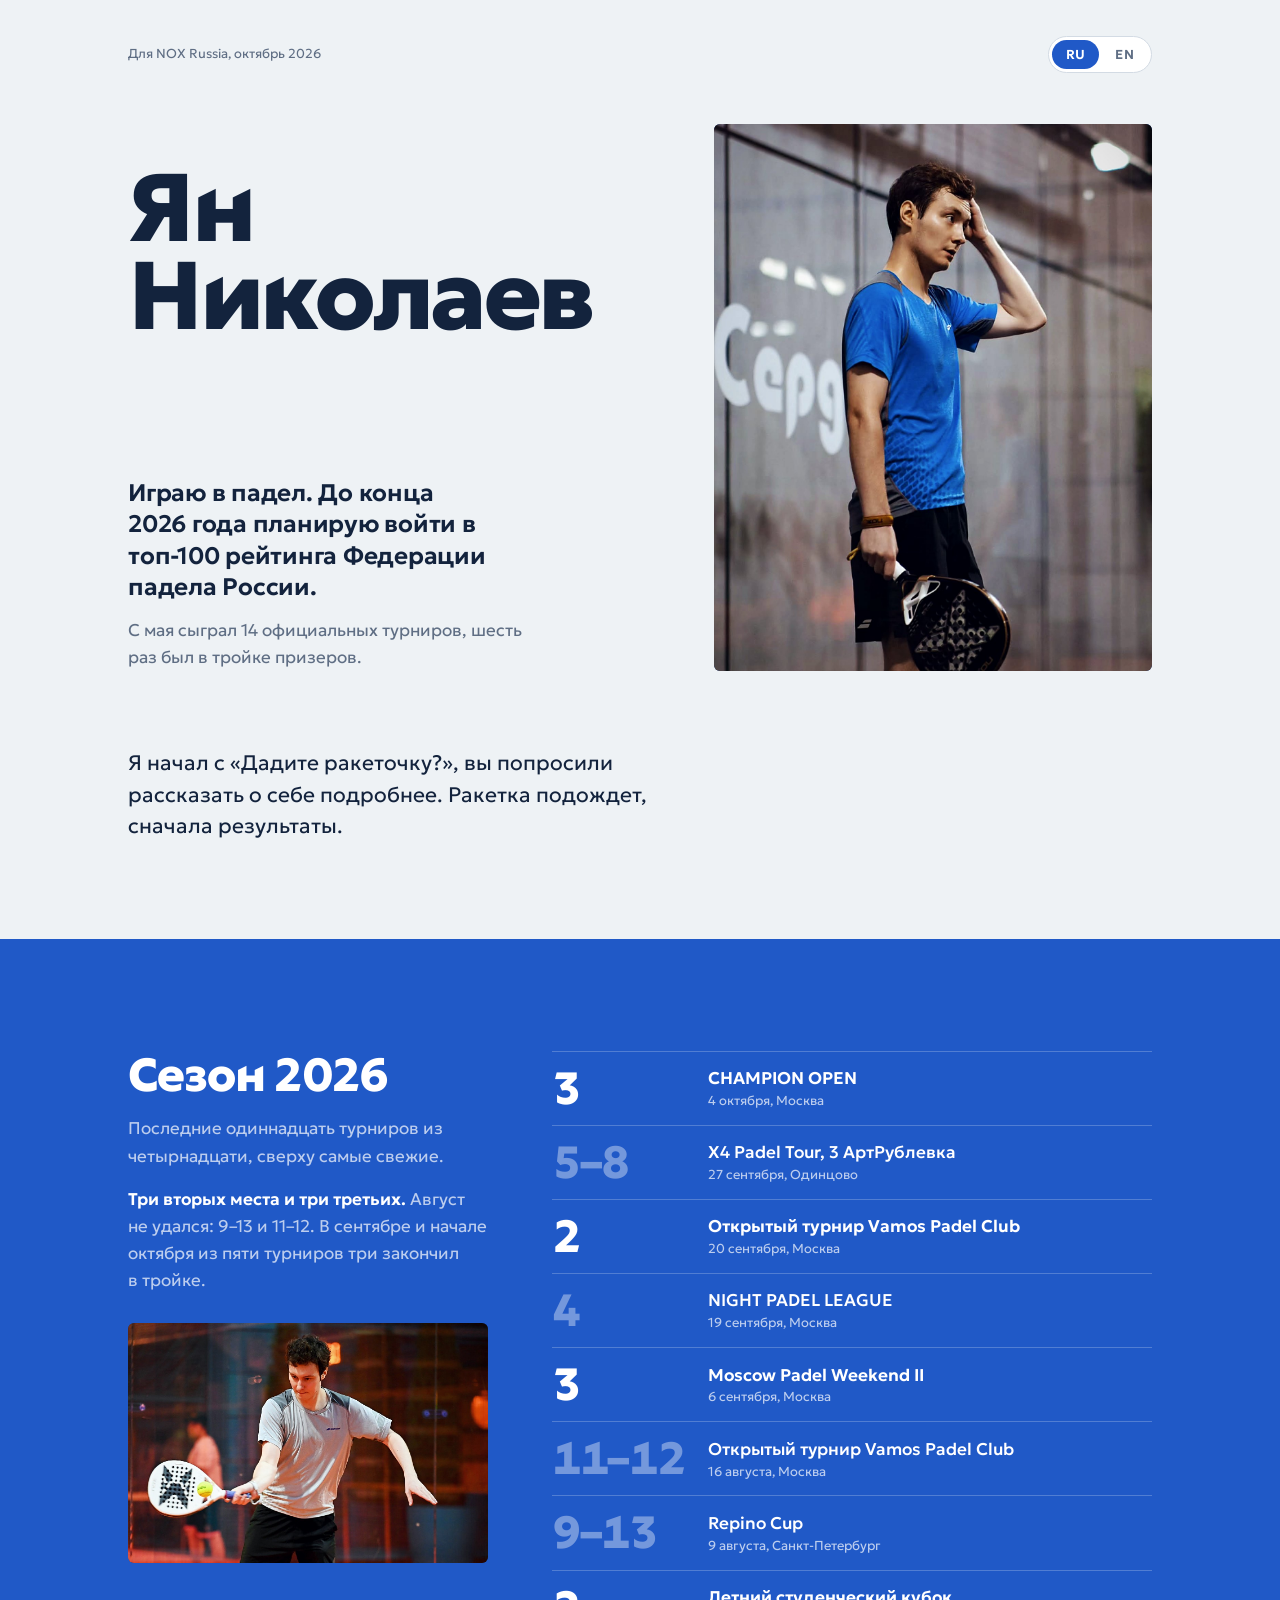
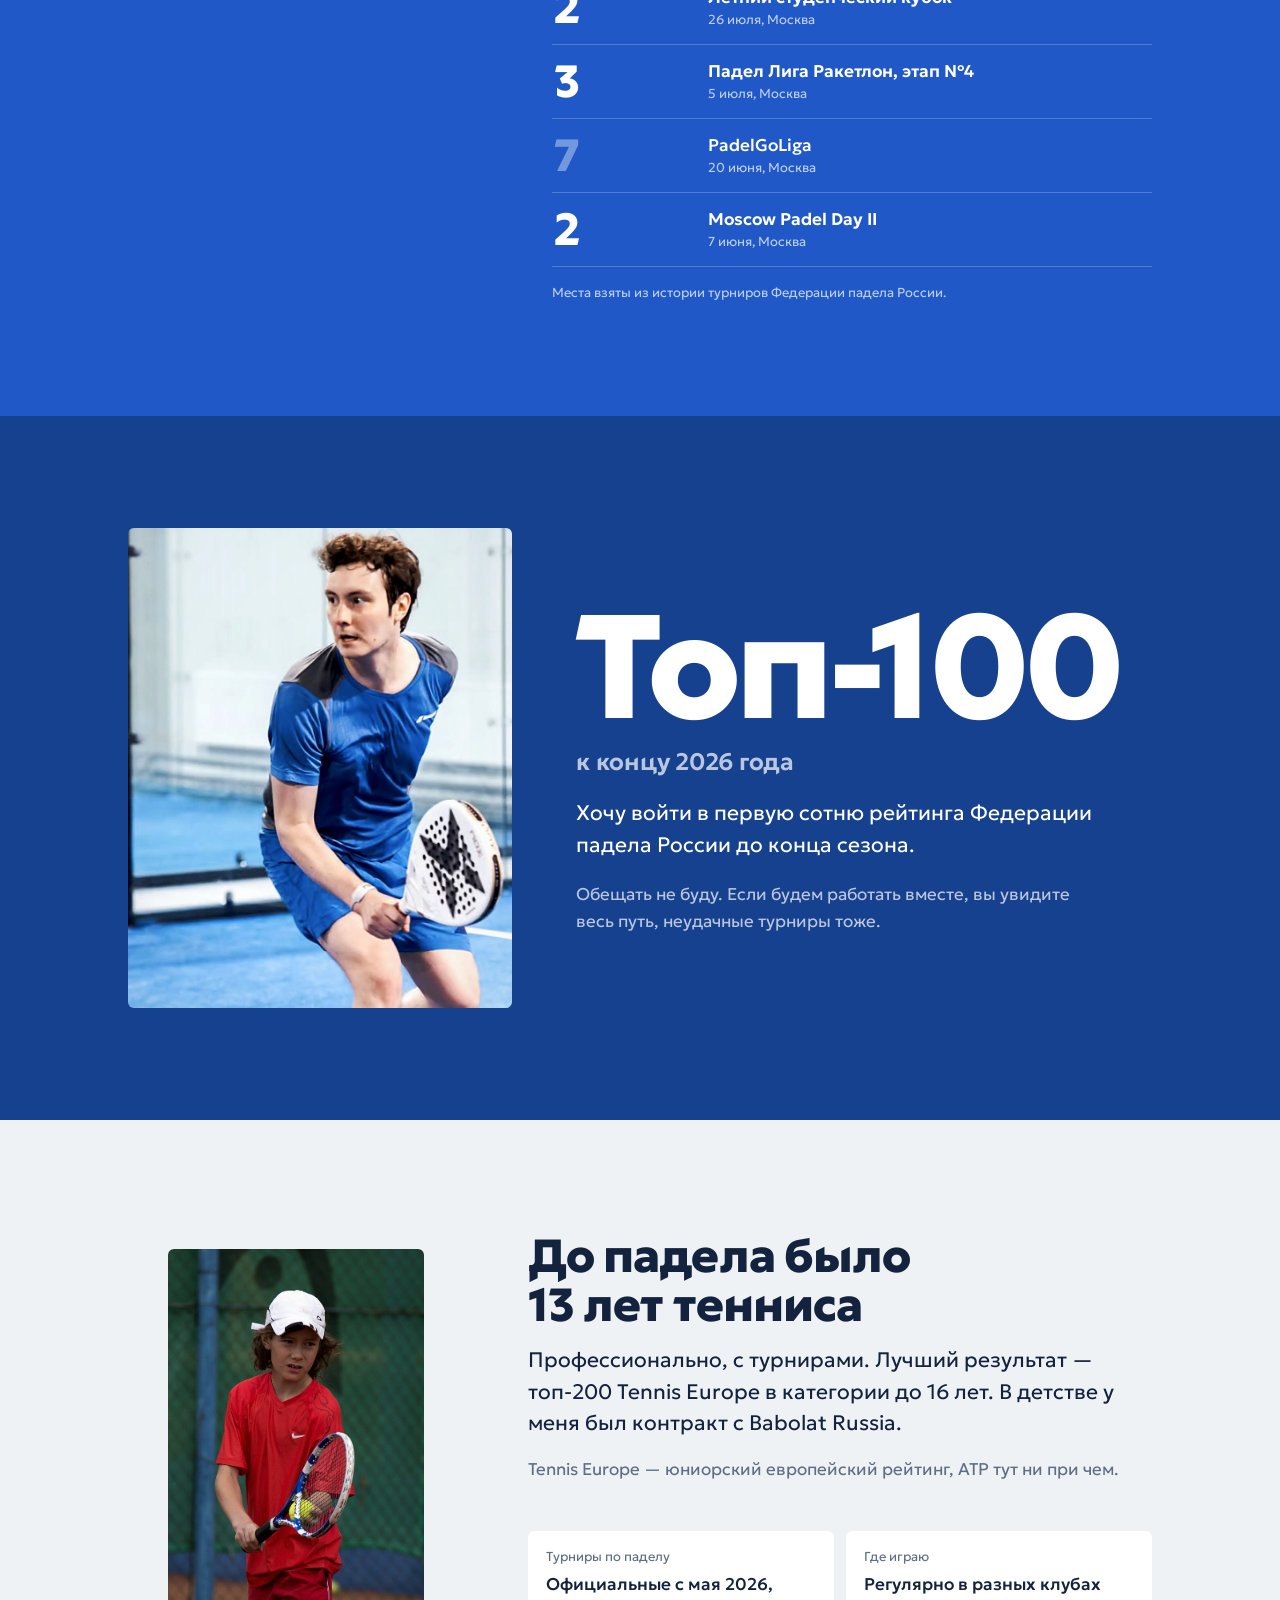
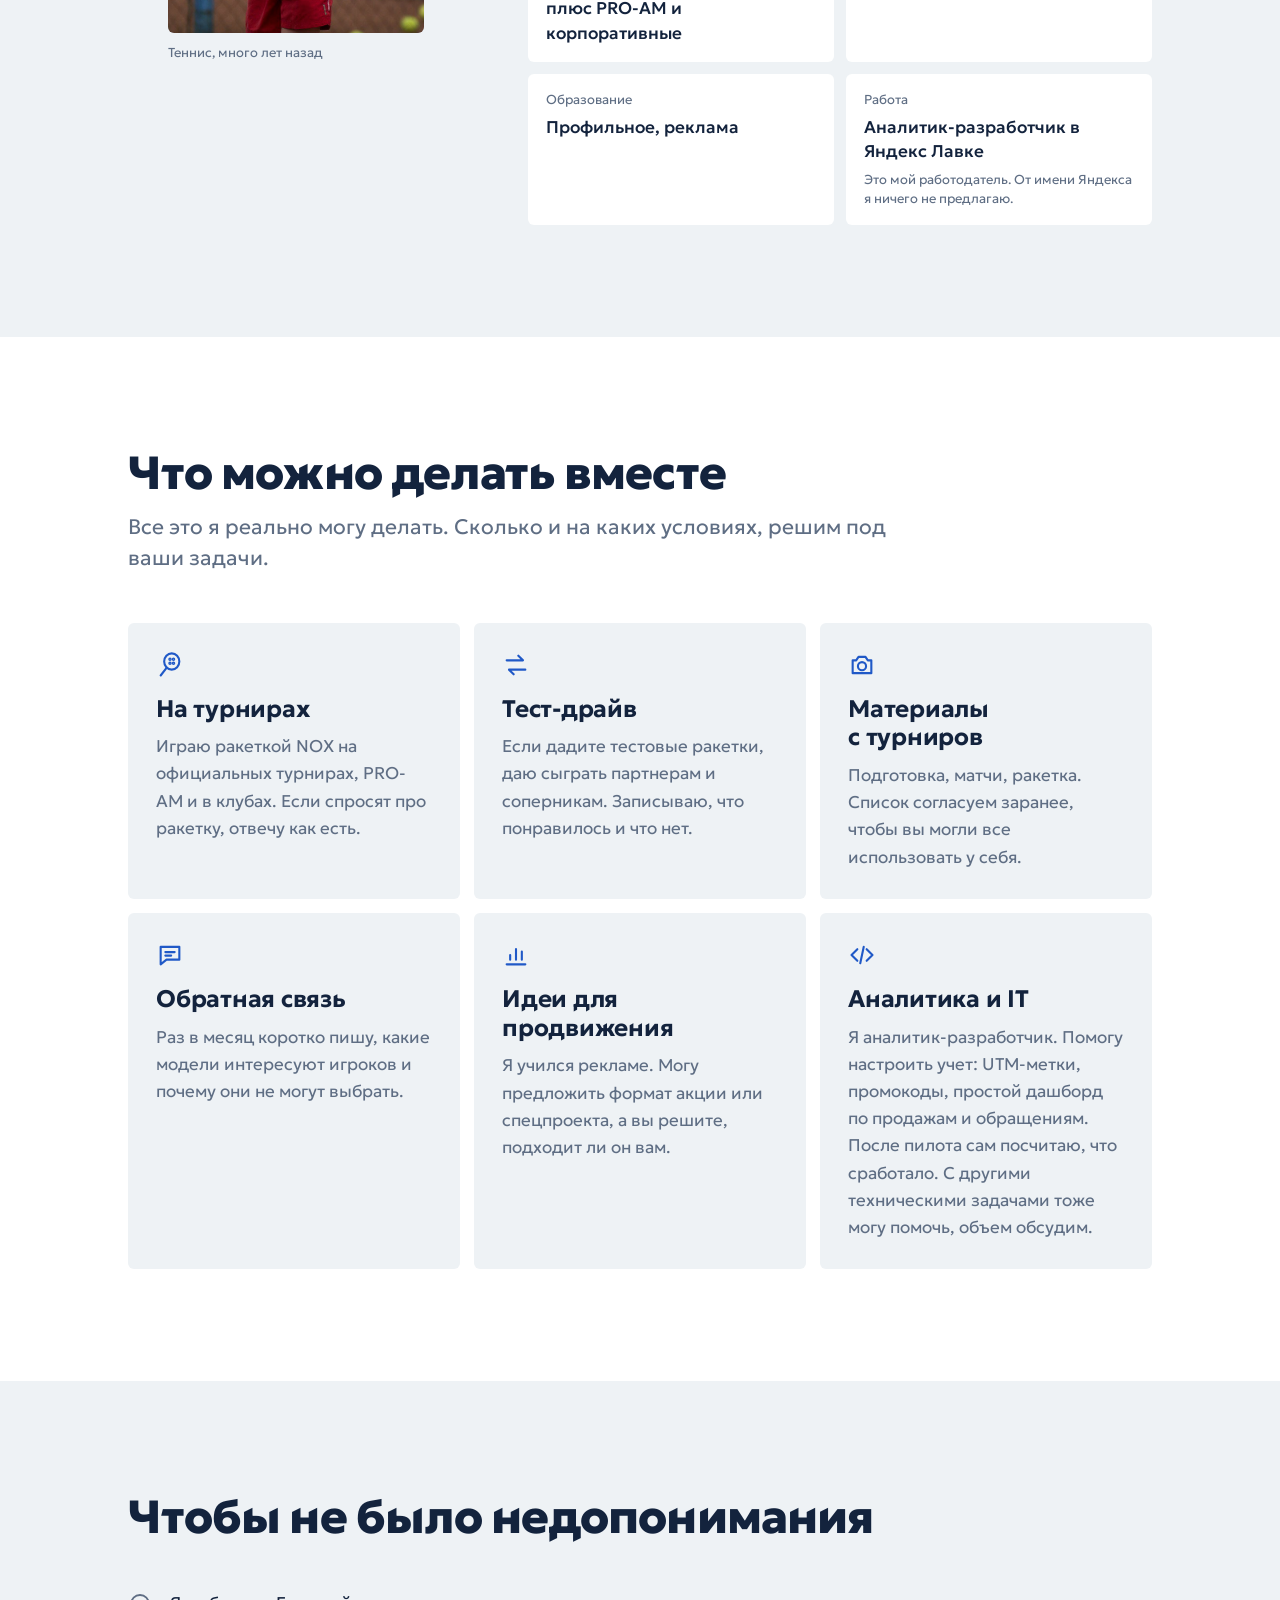
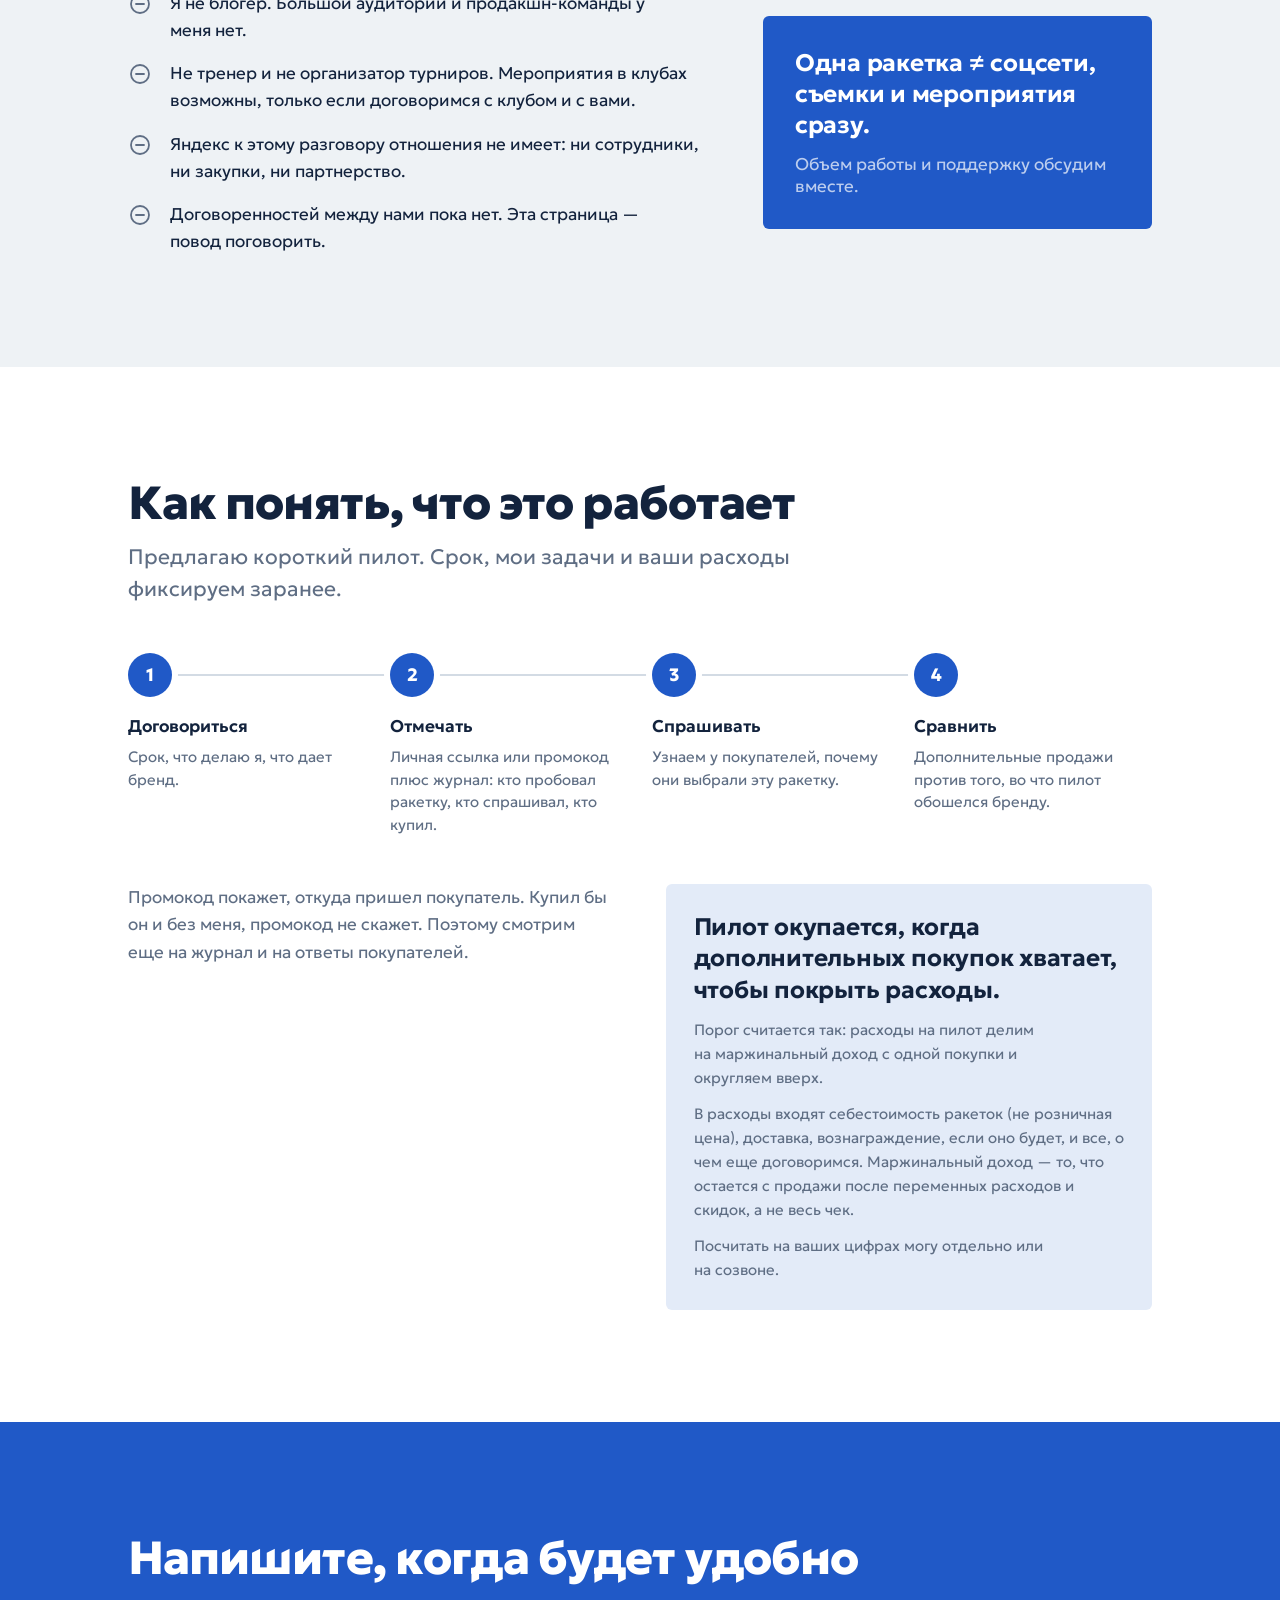
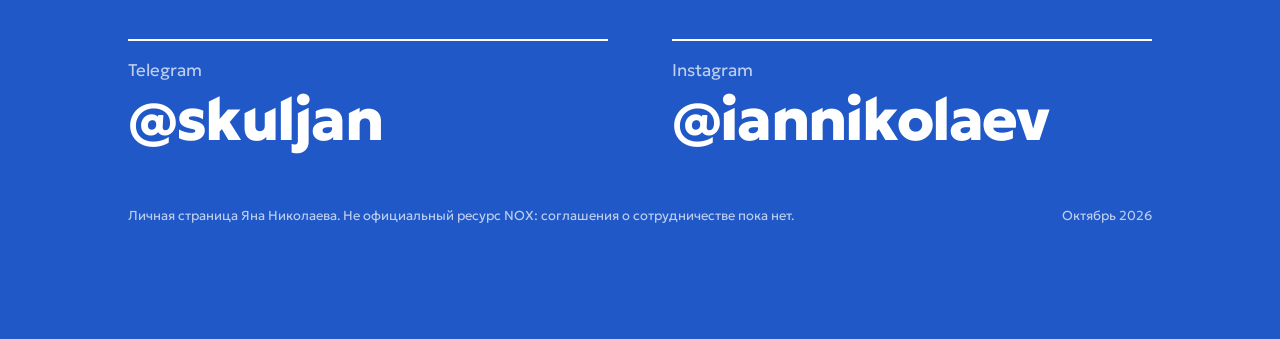
<file: index.html>
<!doctype html>
<html lang="ru">
<head>
<meta charset="utf-8">
<meta name="viewport" content="width=device-width, initial-scale=1, viewport-fit=cover">
<meta name="robots" content="noindex">
</head>
<body>
<title>Ян Николаев, падел</title>
<link rel="preconnect" href="https://fonts.googleapis.com">
<link rel="preconnect" href="https://fonts.gstatic.com" crossorigin>
<link rel="stylesheet" href="https://fonts.googleapis.com/css2?family=Geologica:wght,SHRP@300..800,0..100&display=swap">
<link rel="stylesheet" href="style.css">

<svg width="0" height="0" style="position:absolute" aria-hidden="true">
  <symbol id="i-racket" viewBox="0 0 24 24"><ellipse cx="13.5" cy="9" rx="6.5" ry="7"/><path d="M9.2 14.3 4 21"/><circle cx="12" cy="7" r=".6"/><circle cx="15" cy="7" r=".6"/><circle cx="12" cy="10.5" r=".6"/><circle cx="15" cy="10.5" r=".6"/></symbol>
  <symbol id="i-swap" viewBox="0 0 24 24"><path d="M4 8h14l-4-4M20 16H6l4 4"/></symbol>
  <symbol id="i-camera" viewBox="0 0 24 24"><path d="M4 8h3l2-3h6l2 3h3v11H4z"/><circle cx="12" cy="13" r="3.5"/></symbol>
  <symbol id="i-chat" viewBox="0 0 24 24"><path d="M4 5h16v11H9l-5 4z"/><path d="M8 9.5h8M8 12.5h5"/></symbol>
  <symbol id="i-chart" viewBox="0 0 24 24"><path d="M4 20h16M7 16v-4M12 16V7M17 16v-7"/></symbol>
  <symbol id="i-code" viewBox="0 0 24 24"><path d="M8 7l-5 5 5 5M16 7l5 5-5 5M13.5 5l-3 14"/></symbol>
  <symbol id="i-minus" viewBox="0 0 24 24"><circle cx="12" cy="12" r="9"/><path d="M8 12h8"/></symbol>
</svg>

<!-- ===== Первый экран ===== -->
<header class="hero">
  <div class="in">
    <div class="topbar">
      <p class="to">Для NOX Russia, октябрь 2026</p>
      <nav class="lang" aria-label="Язык"><a href="./" aria-current="page" lang="ru">RU</a><a href="en.html" lang="en" hreflang="en">EN</a></nav>
    </div>
    <div class="text">
      <div>
        <h1><span>Ян</span><span>Николаев</span></h1>
      </div>
      <div class="summary">
        <p>Играю в падел. До конца 2026 года планирую войти в топ-100 рейтинга Федерации падела России.</p>
        <p class="soft">С мая сыграл 14 официальных турниров, шесть раз был в тройке призеров.</p>
      </div>
    </div>
    <figure class="photo">
      <img src="img/portrait.jpg" alt="Ян Николаев на корте между розыгрышами" width="1296" height="1600">
    </figure>
  </div>
</header>

<div class="opener">
  <div class="in">
    <p class="lead">Я начал с <q>Дадите ракеточку?</q>, вы попросили рассказать о себе подробнее. Ракетка подождет, сначала результаты.</p>
  </div>
</div>

<!-- ===== Результаты ===== -->
<section class="court results" aria-labelledby="season">
  <div class="in">
    <div class="head">
      <h2 id="season">Сезон 2026</h2>
      <p>Последние одиннадцать турниров из четырнадцати, сверху самые свежие.</p>
      <p><strong>Три вторых места и три третьих.</strong> Август не удался: 9–13 и 11–12. В сентябре и начале октября из пяти турниров три закончил в тройке.</p>
      <figure class="photo match"><img src="img/match.jpg" alt="Ян Николаев отбивает мяч во время матча" width="1280" height="851" loading="lazy"></figure>
    </div>
    <div>
      <ol class="board">
        <li class="podium"><span class="place">3</span><span class="name">CHAMPION OPEN<span class="when">4 октября, Москва</span></span></li>
        <li><span class="place">5–8</span><span class="name">X4 Padel Tour, 3 АртРублевка<span class="when">27 сентября, Одинцово</span></span></li>
        <li class="podium"><span class="place">2</span><span class="name">Открытый турнир Vamos Padel Club<span class="when">20 сентября, Москва</span></span></li>
        <li><span class="place">4</span><span class="name">NIGHT PADEL LEAGUE<span class="when">19 сентября, Москва</span></span></li>
        <li class="podium"><span class="place">3</span><span class="name">Moscow Padel Weekend II<span class="when">6 сентября, Москва</span></span></li>
        <li><span class="place">11–12</span><span class="name">Открытый турнир Vamos Padel Club<span class="when">16 августа, Москва</span></span></li>
        <li><span class="place">9–13</span><span class="name">Repino Cup<span class="when">9 августа, Санкт-Петербург</span></span></li>
        <li class="podium"><span class="place">2</span><span class="name">Летний студенческий кубок<span class="when">26 июля, Москва</span></span></li>
        <li class="podium"><span class="place">3</span><span class="name">Падел Лига Ракетлон, этап №4<span class="when">5 июля, Москва</span></span></li>
        <li><span class="place">7</span><span class="name">PadelGoLiga<span class="when">20 июня, Москва</span></span></li>
        <li class="podium"><span class="place">2</span><span class="name">Moscow Padel Day II<span class="when">7 июня, Москва</span></span></li>
      </ol>
      <p class="source">Места взяты из истории турниров Федерации падела России.</p>
    </div>
  </div>
</section>

<!-- ===== Цель ===== -->
<section class="deep goal" aria-labelledby="goal">
  <div class="in">
    <figure class="photo">
      <img src="img/action.jpg" alt="Ян Николаев во время матча" width="872" height="1515" loading="lazy">
    </figure>
    <div class="text">
      <h2 id="goal">Топ-100<small>к концу 2026 года</small></h2>
      <p class="lead">Хочу войти в первую сотню рейтинга Федерации падела России до конца сезона.</p>
      <p>Обещать не буду. Если будем работать вместе, вы увидите весь путь, неудачные турниры тоже.</p>
    </div>
  </div>
</section>

<!-- ===== До падела ===== -->
<section class="past" aria-labelledby="past">
  <div class="in">
    <figure>
      <div class="photo"><img src="img/tennis.jpg" alt="Ян Николаев в детстве на теннисном корте" width="639" height="960" loading="lazy"></div>
      <figcaption>Теннис, много лет назад</figcaption>
    </figure>
    <div class="col">
      <div class="story">
        <h2 id="past">До падела было 13 лет тенниса</h2>
        <p class="lead">Профессионально, с турнирами. Лучший результат — топ-200 Tennis Europe в категории до 16 лет. В детстве у меня был контракт с Babolat Russia.</p>
        <p class="soft">Tennis Europe — юниорский европейский рейтинг, ATP тут ни при чем.</p>
      </div>
      <dl class="facts" aria-label="Обо мне">
        <div><dt>Турниры по паделу</dt><dd>Официальные с мая 2026, плюс PRO-AM и корпоративные</dd></div>
        <div><dt>Где играю</dt><dd>Регулярно в разных клубах</dd></div>
        <div><dt>Образование</dt><dd>Профильное, реклама</dd></div>
        <div><dt>Работа</dt><dd>Аналитик-разработчик в Яндекс Лавке<small>Это мой работодатель. От имени Яндекса я ничего не предлагаю.</small></dd></div>
      </dl>
    </div>
  </div>
</section>

<!-- ===== Вместе ===== -->
<section class="panel-band" aria-labelledby="together">
  <div class="in block">
    <header>
      <h2 id="together">Что можно делать вместе</h2>
      <p class="lead">Все это я реально могу делать. Сколько и на каких условиях, решим под ваши задачи.</p>
    </header>
    <ul class="tiles">
      <li><svg class="ico" aria-hidden="true"><use href="#i-racket"/></svg><h3>На турнирах</h3><p>Играю ракеткой NOX на официальных турнирах, PRO-AM и в клубах. Если спросят про ракетку, отвечу как есть.</p></li>
      <li><svg class="ico" aria-hidden="true"><use href="#i-swap"/></svg><h3>Тест-драйв</h3><p>Если дадите тестовые ракетки, даю сыграть партнерам и соперникам. Записываю, что понравилось и что нет.</p></li>
      <li><svg class="ico" aria-hidden="true"><use href="#i-camera"/></svg><h3>Материалы с турниров</h3><p>Подготовка, матчи, ракетка. Список согласуем заранее, чтобы вы могли все использовать у себя.</p></li>
      <li><svg class="ico" aria-hidden="true"><use href="#i-chat"/></svg><h3>Обратная связь</h3><p>Раз в месяц коротко пишу, какие модели интересуют игроков и почему они не могут выбрать.</p></li>
      <li><svg class="ico" aria-hidden="true"><use href="#i-chart"/></svg><h3>Идеи для продвижения</h3><p>Я учился рекламе. Могу предложить формат акции или спецпроекта, а вы решите, подходит ли он вам.</p></li>
      <li><svg class="ico" aria-hidden="true"><use href="#i-code"/></svg><h3>Аналитика и IT</h3><p>Я аналитик-разработчик. Помогу настроить учет: UTM-метки, промокоды, простой дашборд по продажам и обращениям. После пилота сам посчитаю, что сработало. С другими техническими задачами тоже могу помочь, объем обсудим.</p></li>
    </ul>
  </div>
</section>

<!-- ===== Границы ===== -->
<section aria-labelledby="clear">
  <div class="in block">
    <header><h2 id="clear">Чтобы не было недопонимания</h2></header>
    <div class="limits">
      <ul>
        <li><svg class="ico" aria-hidden="true"><use href="#i-minus"/></svg><p>Я не блогер. Большой аудитории и продакшн-команды у меня нет.</p></li>
        <li><svg class="ico" aria-hidden="true"><use href="#i-minus"/></svg><p>Не тренер и не организатор турниров. Мероприятия в клубах возможны, только если договоримся с клубом и с вами.</p></li>
        <li><svg class="ico" aria-hidden="true"><use href="#i-minus"/></svg><p>Яндекс к этому разговору отношения не имеет: ни сотрудники, ни закупки, ни партнерство.</p></li>
        <li><svg class="ico" aria-hidden="true"><use href="#i-minus"/></svg><p>Договоренностей между нами пока нет. Эта страница — повод поговорить.</p></li>
      </ul>
      <blockquote>Одна ракетка ≠ соцсети, съемки и мероприятия сразу.<span>Объем работы и поддержку обсудим вместе.</span></blockquote>
    </div>
  </div>
</section>

<!-- ===== Пилот ===== -->
<section class="panel-band" aria-labelledby="check">
  <div class="in block">
    <header>
      <h2 id="check">Как понять, что это работает</h2>
      <p class="lead">Предлагаю короткий пилот. Срок, мои задачи и ваши расходы фиксируем заранее.</p>
    </header>
    <ol class="steps">
      <li><b>Договориться</b><span>Срок, что делаю я, что дает бренд.</span></li>
      <li><b>Отмечать</b><span>Личная ссылка или промокод плюс журнал: кто пробовал ракетку, кто спрашивал, кто купил.</span></li>
      <li><b>Спрашивать</b><span>Узнаем у покупателей, почему они выбрали эту ракетку.</span></li>
      <li><b>Сравнить</b><span>Дополнительные продажи против того, во что пилот обошелся бренду.</span></li>
    </ol>
    <div class="pilot-foot">
      <p>Промокод покажет, откуда пришел покупатель. Купил бы он и без меня, промокод не скажет. Поэтому смотрим еще на журнал и на ответы покупателей.</p>
      <div class="formula">
        <p class="eq">Пилот окупается, когда дополнительных покупок хватает, чтобы покрыть расходы.</p>
        <p>Порог считается так: расходы на пилот делим на маржинальный доход с одной покупки и округляем вверх.</p>
        <p>В расходы входят себестоимость ракеток (не розничная цена), доставка, вознаграждение, если оно будет, и все, о чем еще договоримся. Маржинальный доход — то, что остается с продажи после переменных расходов и скидок, а не весь чек.</p>
        <p>Посчитать на ваших цифрах могу отдельно или на созвоне.</p>
      </div>
    </div>
  </div>
</section>

<!-- ===== Контакты ===== -->
<section class="court contact" aria-labelledby="contact">
  <div class="in">
    <h2 id="contact">Напишите, когда будет удобно</h2>
    <div class="links">
      <a href="https://t.me/skuljan" target="_blank" rel="noopener"><span>Telegram</span><b>@skuljan</b></a>
      <a href="https://www.instagram.com/iannikolaev/" target="_blank" rel="noopener"><span>Instagram</span><b>@iannikolaev</b></a>
    </div>
    <footer>
      <span>Личная страница Яна Николаева. Не официальный ресурс NOX: соглашения о сотрудничестве пока нет.</span>
      <span>Октябрь 2026</span>
    </footer>
  </div>
</section>

</body>
</html>
</file>
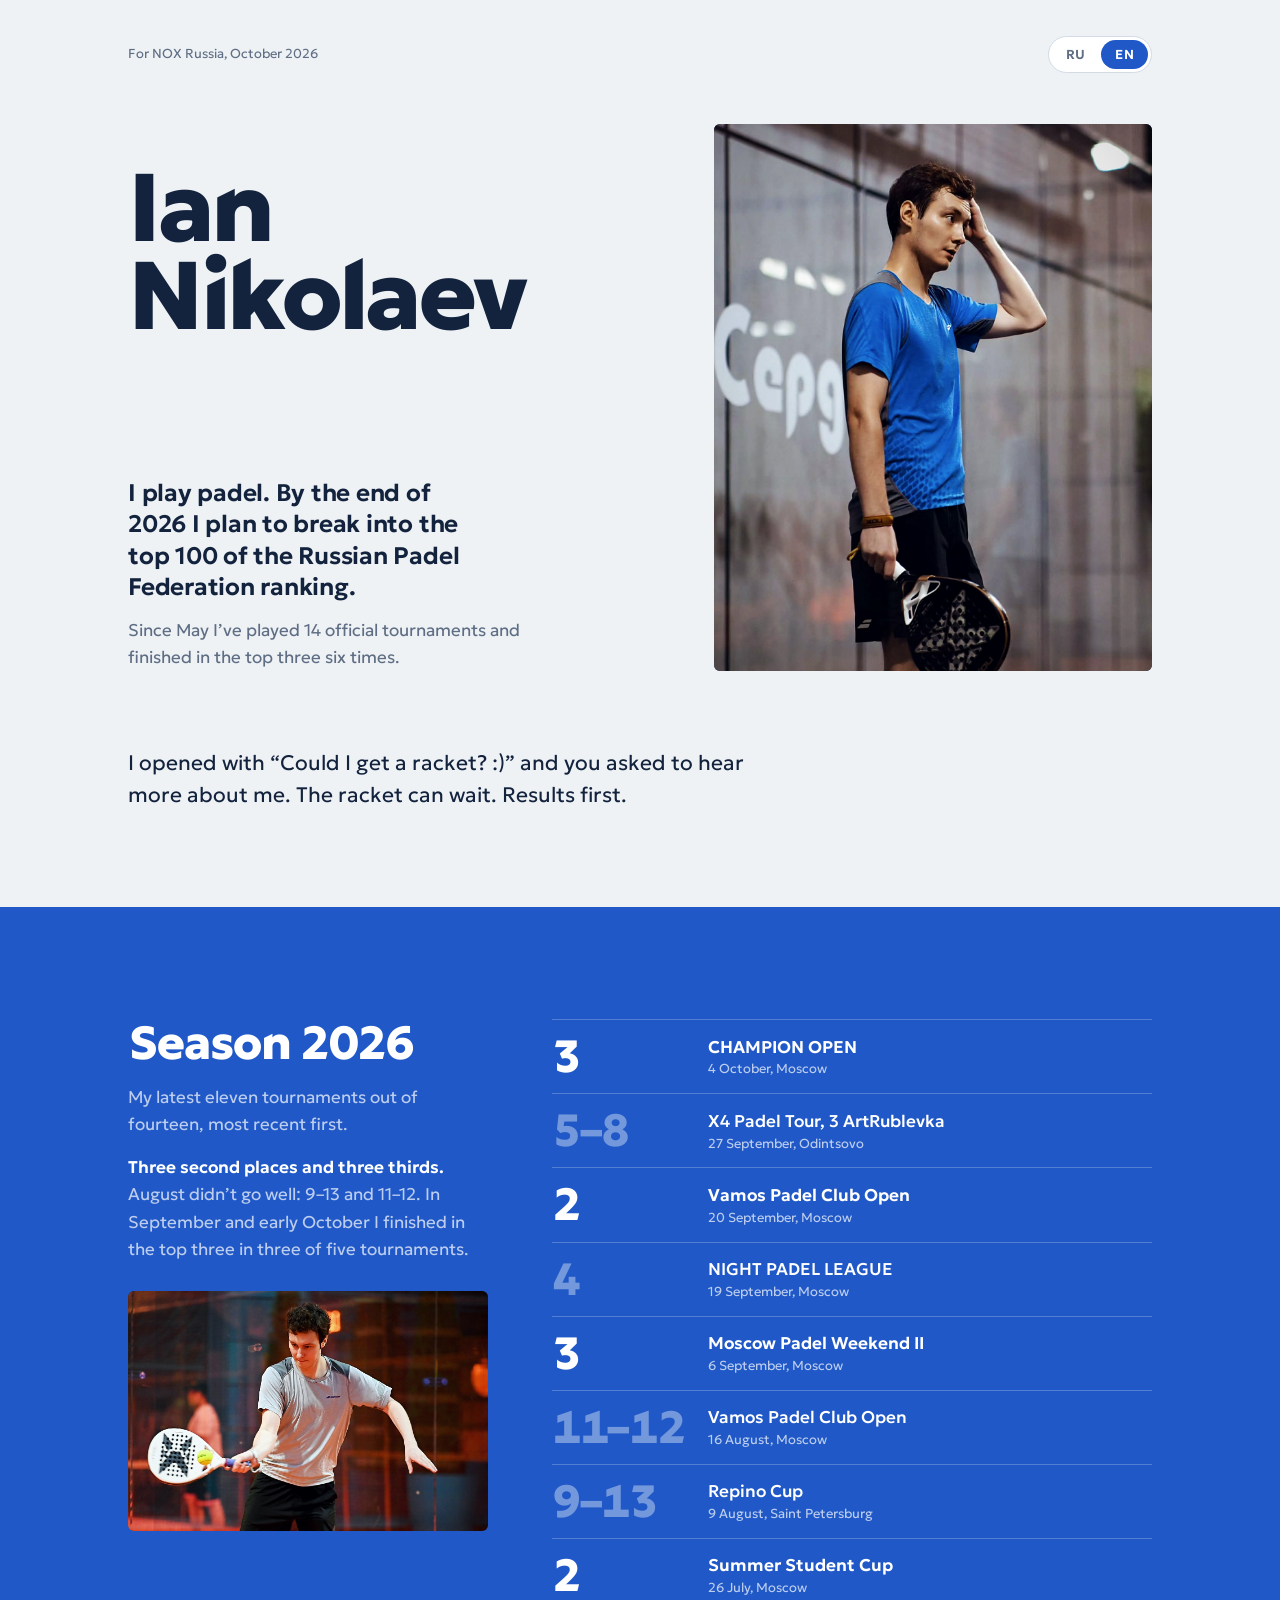
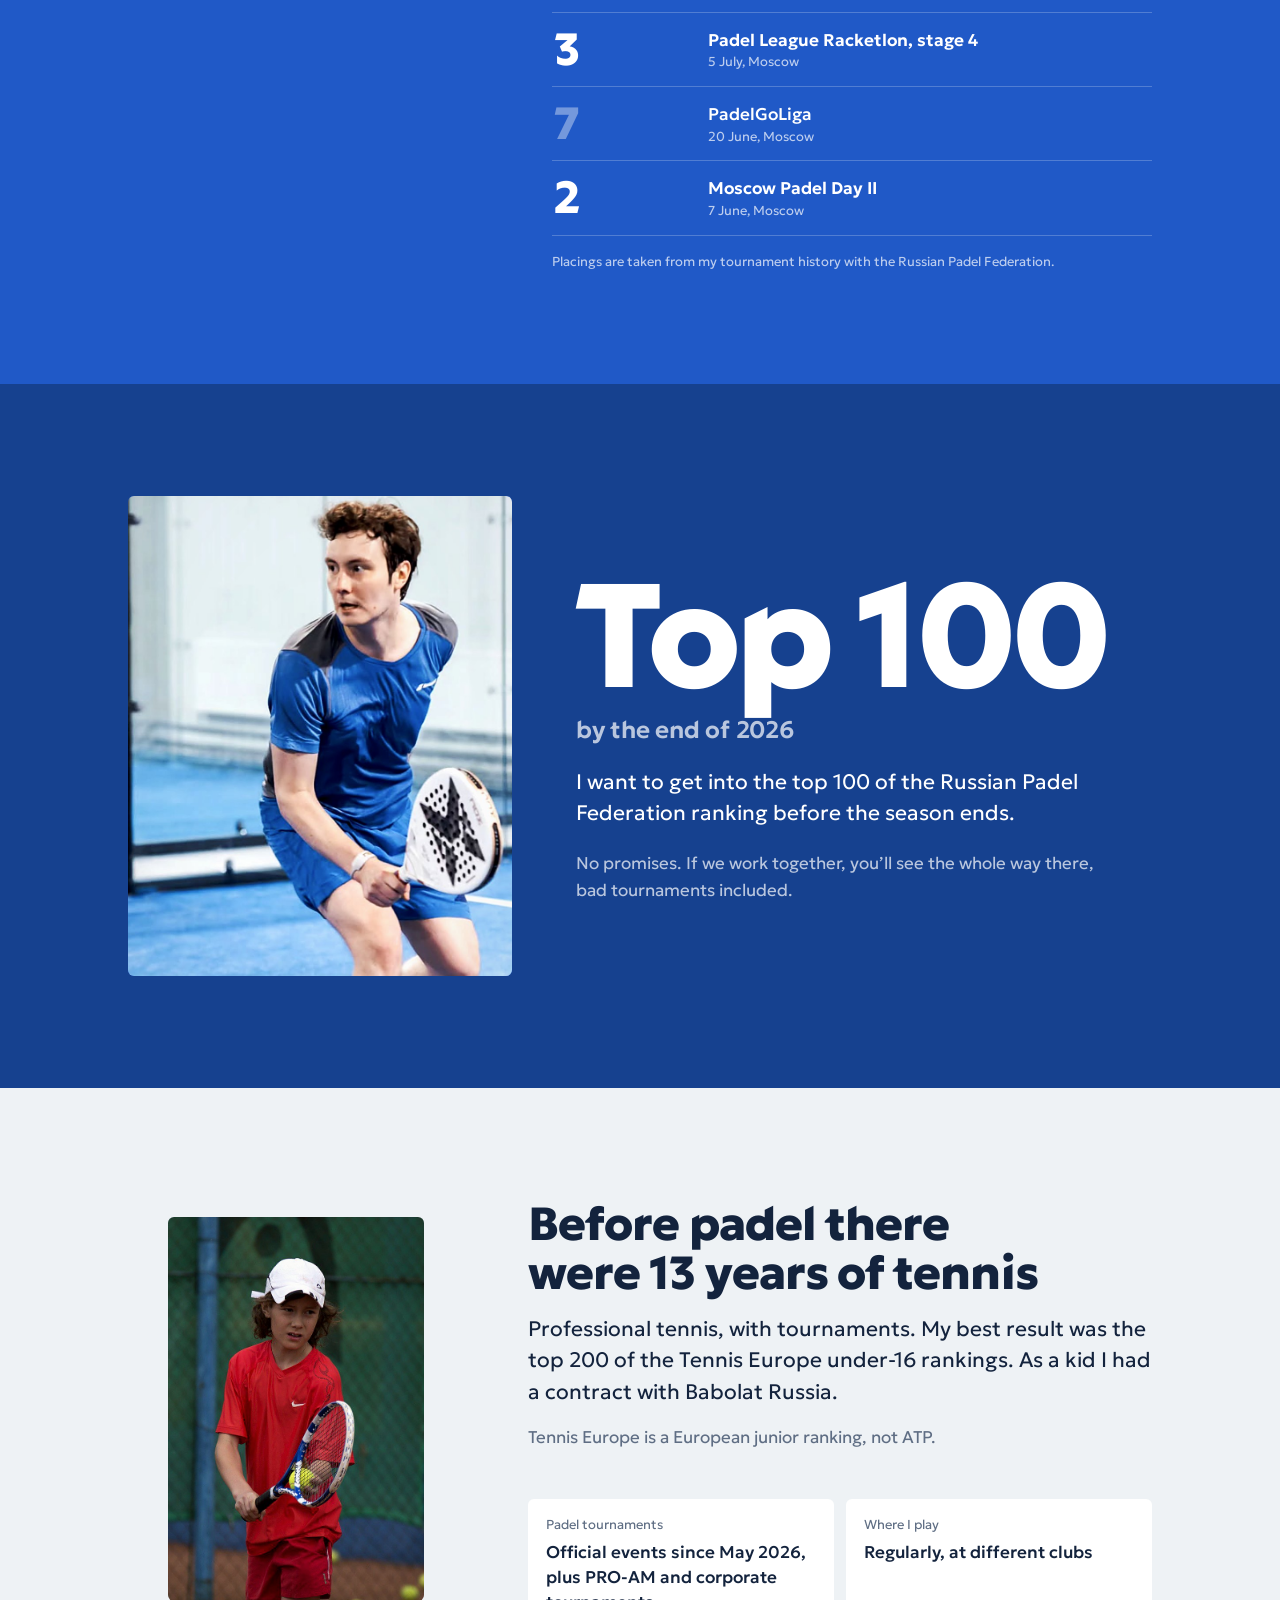
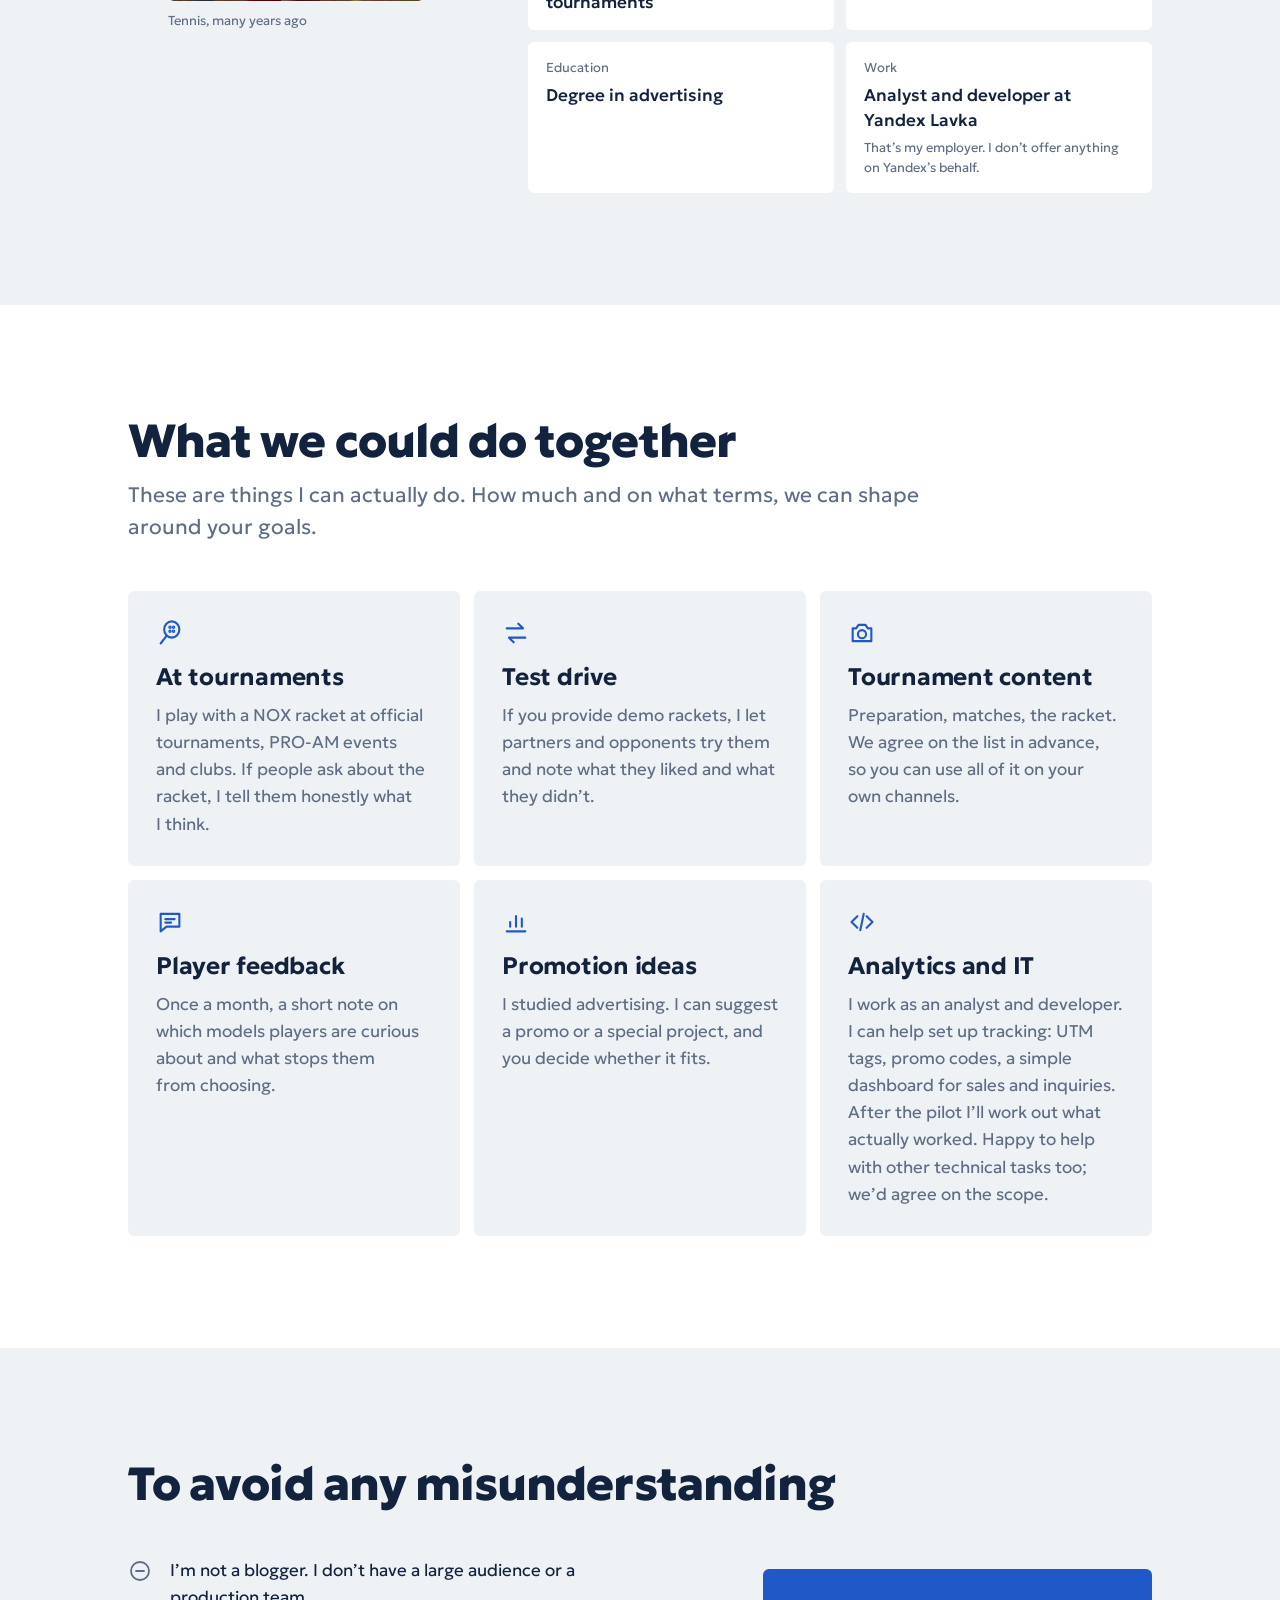
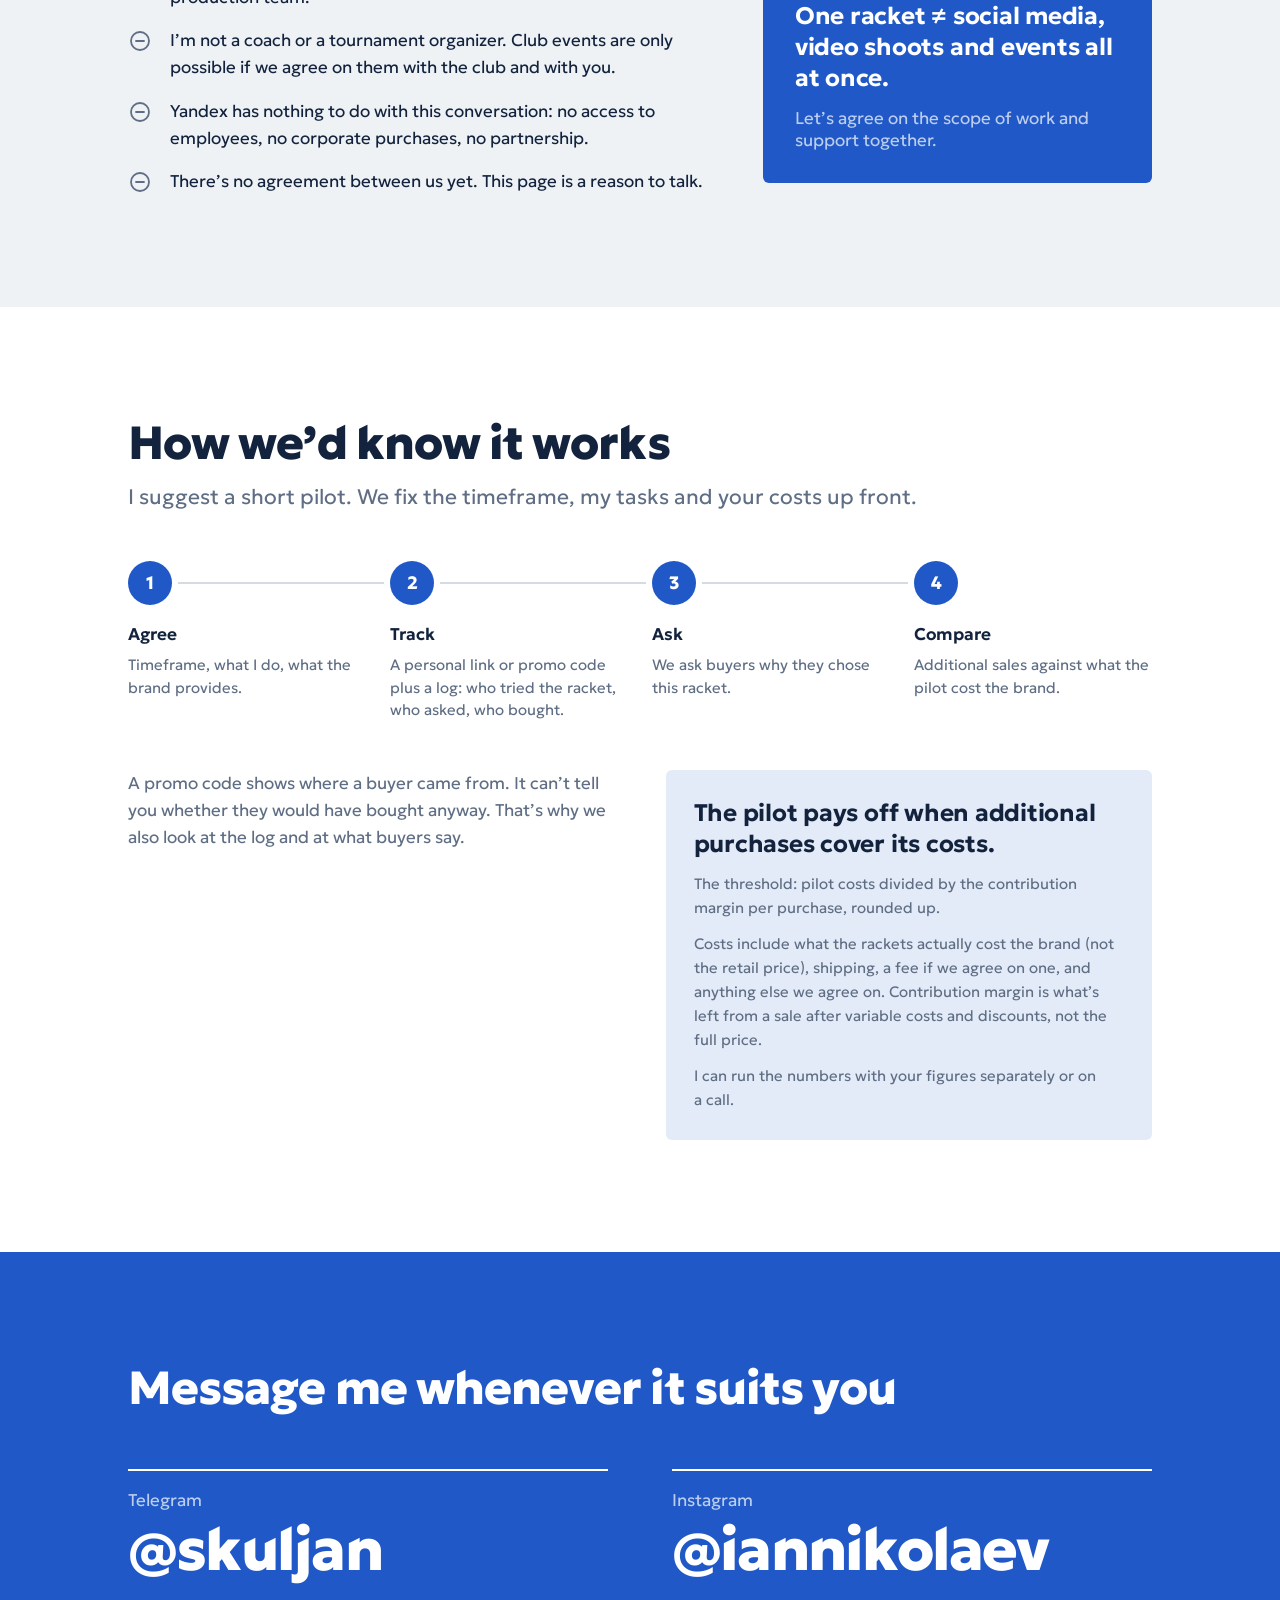
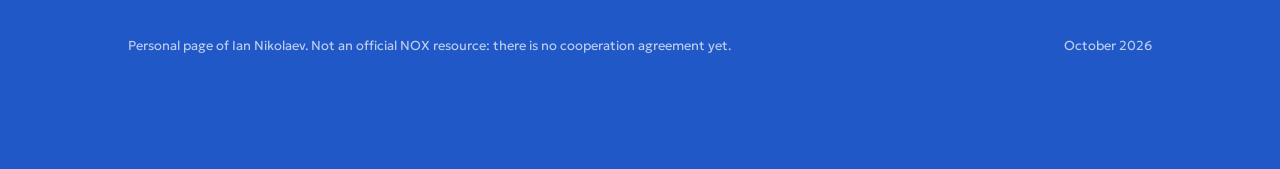
<file: en.html>
<!doctype html>
<html lang="en">
<head>
<meta charset="utf-8">
<meta name="viewport" content="width=device-width, initial-scale=1, viewport-fit=cover">
<meta name="robots" content="noindex">
</head>
<body>
<title>Ian Nikolaev, padel</title>
<link rel="preconnect" href="https://fonts.googleapis.com">
<link rel="preconnect" href="https://fonts.gstatic.com" crossorigin>
<link rel="stylesheet" href="https://fonts.googleapis.com/css2?family=Geologica:wght,SHRP@300..800,0..100&display=swap">
<link rel="stylesheet" href="style.css">

<svg width="0" height="0" style="position:absolute" aria-hidden="true">
  <symbol id="i-racket" viewBox="0 0 24 24"><ellipse cx="13.5" cy="9" rx="6.5" ry="7"/><path d="M9.2 14.3 4 21"/><circle cx="12" cy="7" r=".6"/><circle cx="15" cy="7" r=".6"/><circle cx="12" cy="10.5" r=".6"/><circle cx="15" cy="10.5" r=".6"/></symbol>
  <symbol id="i-swap" viewBox="0 0 24 24"><path d="M4 8h14l-4-4M20 16H6l4 4"/></symbol>
  <symbol id="i-camera" viewBox="0 0 24 24"><path d="M4 8h3l2-3h6l2 3h3v11H4z"/><circle cx="12" cy="13" r="3.5"/></symbol>
  <symbol id="i-chat" viewBox="0 0 24 24"><path d="M4 5h16v11H9l-5 4z"/><path d="M8 9.5h8M8 12.5h5"/></symbol>
  <symbol id="i-chart" viewBox="0 0 24 24"><path d="M4 20h16M7 16v-4M12 16V7M17 16v-7"/></symbol>
  <symbol id="i-code" viewBox="0 0 24 24"><path d="M8 7l-5 5 5 5M16 7l5 5-5 5M13.5 5l-3 14"/></symbol>
  <symbol id="i-minus" viewBox="0 0 24 24"><circle cx="12" cy="12" r="9"/><path d="M8 12h8"/></symbol>
</svg>

<!-- ===== Hero ===== -->
<header class="hero">
  <div class="in">
    <div class="topbar">
      <p class="to">For NOX Russia, October 2026</p>
      <nav class="lang" aria-label="Language"><a href="./" lang="ru" hreflang="ru">RU</a><a href="en.html" aria-current="page" lang="en">EN</a></nav>
    </div>
    <div class="text">
      <div>
        <h1><span>Ian</span><span>Nikolaev</span></h1>
      </div>
      <div class="summary">
        <p>I play padel. By the end of 2026 I plan to break into the top 100 of the Russian Padel Federation ranking.</p>
        <p class="soft">Since May I’ve played 14 official tournaments and finished in the top three six times.</p>
      </div>
    </div>
    <figure class="photo">
      <img src="img/portrait.jpg" alt="Ian Nikolaev on court between points" width="1296" height="1600">
    </figure>
  </div>
</header>

<div class="opener">
  <div class="in">
    <p class="lead">I opened with <q>Could I get a racket? :)</q> and you asked to hear more about me. The racket can wait. Results first.</p>
  </div>
</div>

<!-- ===== Results ===== -->
<section class="court results" aria-labelledby="season">
  <div class="in">
    <div class="head">
      <h2 id="season">Season 2026</h2>
      <p>My latest eleven tournaments out of fourteen, most recent first.</p>
      <p><strong>Three second places and three thirds.</strong> August didn’t go well: 9–13 and 11–12. In September and early October I finished in the top three in three of five tournaments.</p>
      <figure class="photo match"><img src="img/match.jpg" alt="Ian Nikolaev hitting the ball during a match" width="1280" height="851" loading="lazy"></figure>
    </div>
    <div>
      <ol class="board">
        <li class="podium"><span class="place">3</span><span class="name">CHAMPION OPEN<span class="when">4 October, Moscow</span></span></li>
        <li><span class="place">5–8</span><span class="name">X4 Padel Tour, 3 ArtRublevka<span class="when">27 September, Odintsovo</span></span></li>
        <li class="podium"><span class="place">2</span><span class="name">Vamos Padel Club Open<span class="when">20 September, Moscow</span></span></li>
        <li><span class="place">4</span><span class="name">NIGHT PADEL LEAGUE<span class="when">19 September, Moscow</span></span></li>
        <li class="podium"><span class="place">3</span><span class="name">Moscow Padel Weekend II<span class="when">6 September, Moscow</span></span></li>
        <li><span class="place">11–12</span><span class="name">Vamos Padel Club Open<span class="when">16 August, Moscow</span></span></li>
        <li><span class="place">9–13</span><span class="name">Repino Cup<span class="when">9 August, Saint Petersburg</span></span></li>
        <li class="podium"><span class="place">2</span><span class="name">Summer Student Cup<span class="when">26 July, Moscow</span></span></li>
        <li class="podium"><span class="place">3</span><span class="name">Padel League Racketlon, stage 4<span class="when">5 July, Moscow</span></span></li>
        <li><span class="place">7</span><span class="name">PadelGoLiga<span class="when">20 June, Moscow</span></span></li>
        <li class="podium"><span class="place">2</span><span class="name">Moscow Padel Day II<span class="when">7 June, Moscow</span></span></li>
      </ol>
      <p class="source">Placings are taken from my tournament history with the Russian Padel Federation.</p>
    </div>
  </div>
</section>

<!-- ===== Goal ===== -->
<section class="deep goal" aria-labelledby="goal">
  <div class="in">
    <figure class="photo">
      <img src="img/action.jpg" alt="Ian Nikolaev during a match" width="872" height="1515" loading="lazy">
    </figure>
    <div class="text">
      <h2 id="goal">Top 100<small>by the end of 2026</small></h2>
      <p class="lead">I want to get into the top 100 of the Russian Padel Federation ranking before the season ends.</p>
      <p>No promises. If we work together, you’ll see the whole way there, bad tournaments included.</p>
    </div>
  </div>
</section>

<!-- ===== Before padel ===== -->
<section class="past" aria-labelledby="past">
  <div class="in">
    <figure>
      <div class="photo"><img src="img/tennis.jpg" alt="Ian Nikolaev as a child on a tennis court" width="639" height="960" loading="lazy"></div>
      <figcaption>Tennis, many years ago</figcaption>
    </figure>
    <div class="col">
      <div class="story">
        <h2 id="past">Before padel there were 13 years of tennis</h2>
        <p class="lead">Professional tennis, with tournaments. My best result was the top 200 of the Tennis Europe under-16 rankings. As a kid I had a contract with Babolat Russia.</p>
        <p class="soft">Tennis Europe is a European junior ranking, not ATP.</p>
      </div>
      <dl class="facts" aria-label="About me">
        <div><dt>Padel tournaments</dt><dd>Official events since May 2026, plus PRO-AM and corporate tournaments</dd></div>
        <div><dt>Where I play</dt><dd>Regularly, at different clubs</dd></div>
        <div><dt>Education</dt><dd>Degree in advertising</dd></div>
        <div><dt>Work</dt><dd>Analyst and developer at Yandex Lavka<small>That’s my employer. I don’t offer anything on Yandex’s behalf.</small></dd></div>
      </dl>
    </div>
  </div>
</section>

<!-- ===== Together ===== -->
<section class="panel-band" aria-labelledby="together">
  <div class="in block">
    <header>
      <h2 id="together">What we could do together</h2>
      <p class="lead">These are things I can actually do. How much and on what terms, we can shape around your goals.</p>
    </header>
    <ul class="tiles">
      <li><svg class="ico" aria-hidden="true"><use href="#i-racket"/></svg><h3>At tournaments</h3><p>I play with a NOX racket at official tournaments, PRO-AM events and clubs. If people ask about the racket, I tell them honestly what I think.</p></li>
      <li><svg class="ico" aria-hidden="true"><use href="#i-swap"/></svg><h3>Test drive</h3><p>If you provide demo rackets, I let partners and opponents try them and note what they liked and what they didn’t.</p></li>
      <li><svg class="ico" aria-hidden="true"><use href="#i-camera"/></svg><h3>Tournament content</h3><p>Preparation, matches, the racket. We agree on the list in advance, so you can use all of it on your own channels.</p></li>
      <li><svg class="ico" aria-hidden="true"><use href="#i-chat"/></svg><h3>Player feedback</h3><p>Once a month, a short note on which models players are curious about and what stops them from choosing.</p></li>
      <li><svg class="ico" aria-hidden="true"><use href="#i-chart"/></svg><h3>Promotion ideas</h3><p>I studied advertising. I can suggest a promo or a special project, and you decide whether it fits.</p></li>
      <li><svg class="ico" aria-hidden="true"><use href="#i-code"/></svg><h3>Analytics and IT</h3><p>I work as an analyst and developer. I can help set up tracking: UTM tags, promo codes, a simple dashboard for sales and inquiries. After the pilot I’ll work out what actually worked. Happy to help with other technical tasks too; we’d agree on the scope.</p></li>
    </ul>
  </div>
</section>

<!-- ===== Boundaries ===== -->
<section aria-labelledby="clear">
  <div class="in block">
    <header><h2 id="clear">To avoid any misunderstanding</h2></header>
    <div class="limits">
      <ul>
        <li><svg class="ico" aria-hidden="true"><use href="#i-minus"/></svg><p>I’m not a blogger. I don’t have a large audience or a production team.</p></li>
        <li><svg class="ico" aria-hidden="true"><use href="#i-minus"/></svg><p>I’m not a coach or a tournament organizer. Club events are only possible if we agree on them with the club and with you.</p></li>
        <li><svg class="ico" aria-hidden="true"><use href="#i-minus"/></svg><p>Yandex has nothing to do with this conversation: no access to employees, no corporate purchases, no partnership.</p></li>
        <li><svg class="ico" aria-hidden="true"><use href="#i-minus"/></svg><p>There’s no agreement between us yet. This page is a reason to talk.</p></li>
      </ul>
      <blockquote>One racket ≠ social media, video shoots and events all at once.<span>Let’s agree on the scope of work and support together.</span></blockquote>
    </div>
  </div>
</section>

<!-- ===== Pilot ===== -->
<section class="panel-band" aria-labelledby="check">
  <div class="in block">
    <header>
      <h2 id="check">How we’d know it works</h2>
      <p class="lead">I suggest a short pilot. We fix the timeframe, my tasks and your costs up front.</p>
    </header>
    <ol class="steps">
      <li><b>Agree</b><span>Timeframe, what I do, what the brand provides.</span></li>
      <li><b>Track</b><span>A personal link or promo code plus a log: who tried the racket, who asked, who bought.</span></li>
      <li><b>Ask</b><span>We ask buyers why they chose this racket.</span></li>
      <li><b>Compare</b><span>Additional sales against what the pilot cost the brand.</span></li>
    </ol>
    <div class="pilot-foot">
      <p>A promo code shows where a buyer came from. It can’t tell you whether they would have bought anyway. That’s why we also look at the log and at what buyers say.</p>
      <div class="formula">
        <p class="eq">The pilot pays off when additional purchases cover its costs.</p>
        <p>The threshold: pilot costs divided by the contribution margin per purchase, rounded up.</p>
        <p>Costs include what the rackets actually cost the brand (not the retail price), shipping, a fee if we agree on one, and anything else we agree on. Contribution margin is what’s left from a sale after variable costs and discounts, not the full price.</p>
        <p>I can run the numbers with your figures separately or on a call.</p>
      </div>
    </div>
  </div>
</section>

<!-- ===== Contact ===== -->
<section class="court contact" aria-labelledby="contact">
  <div class="in">
    <h2 id="contact">Message me whenever it suits you</h2>
    <div class="links">
      <a href="https://t.me/skuljan" target="_blank" rel="noopener"><span>Telegram</span><b>@skuljan</b></a>
      <a href="https://www.instagram.com/iannikolaev/" target="_blank" rel="noopener"><span>Instagram</span><b>@iannikolaev</b></a>
    </div>
    <footer>
      <span>Personal page of Ian Nikolaev. Not an official NOX resource: there is no cooperation agreement yet.</span>
      <span>October 2026</span>
    </footer>
  </div>
</section>

</body>
</html>
</file>
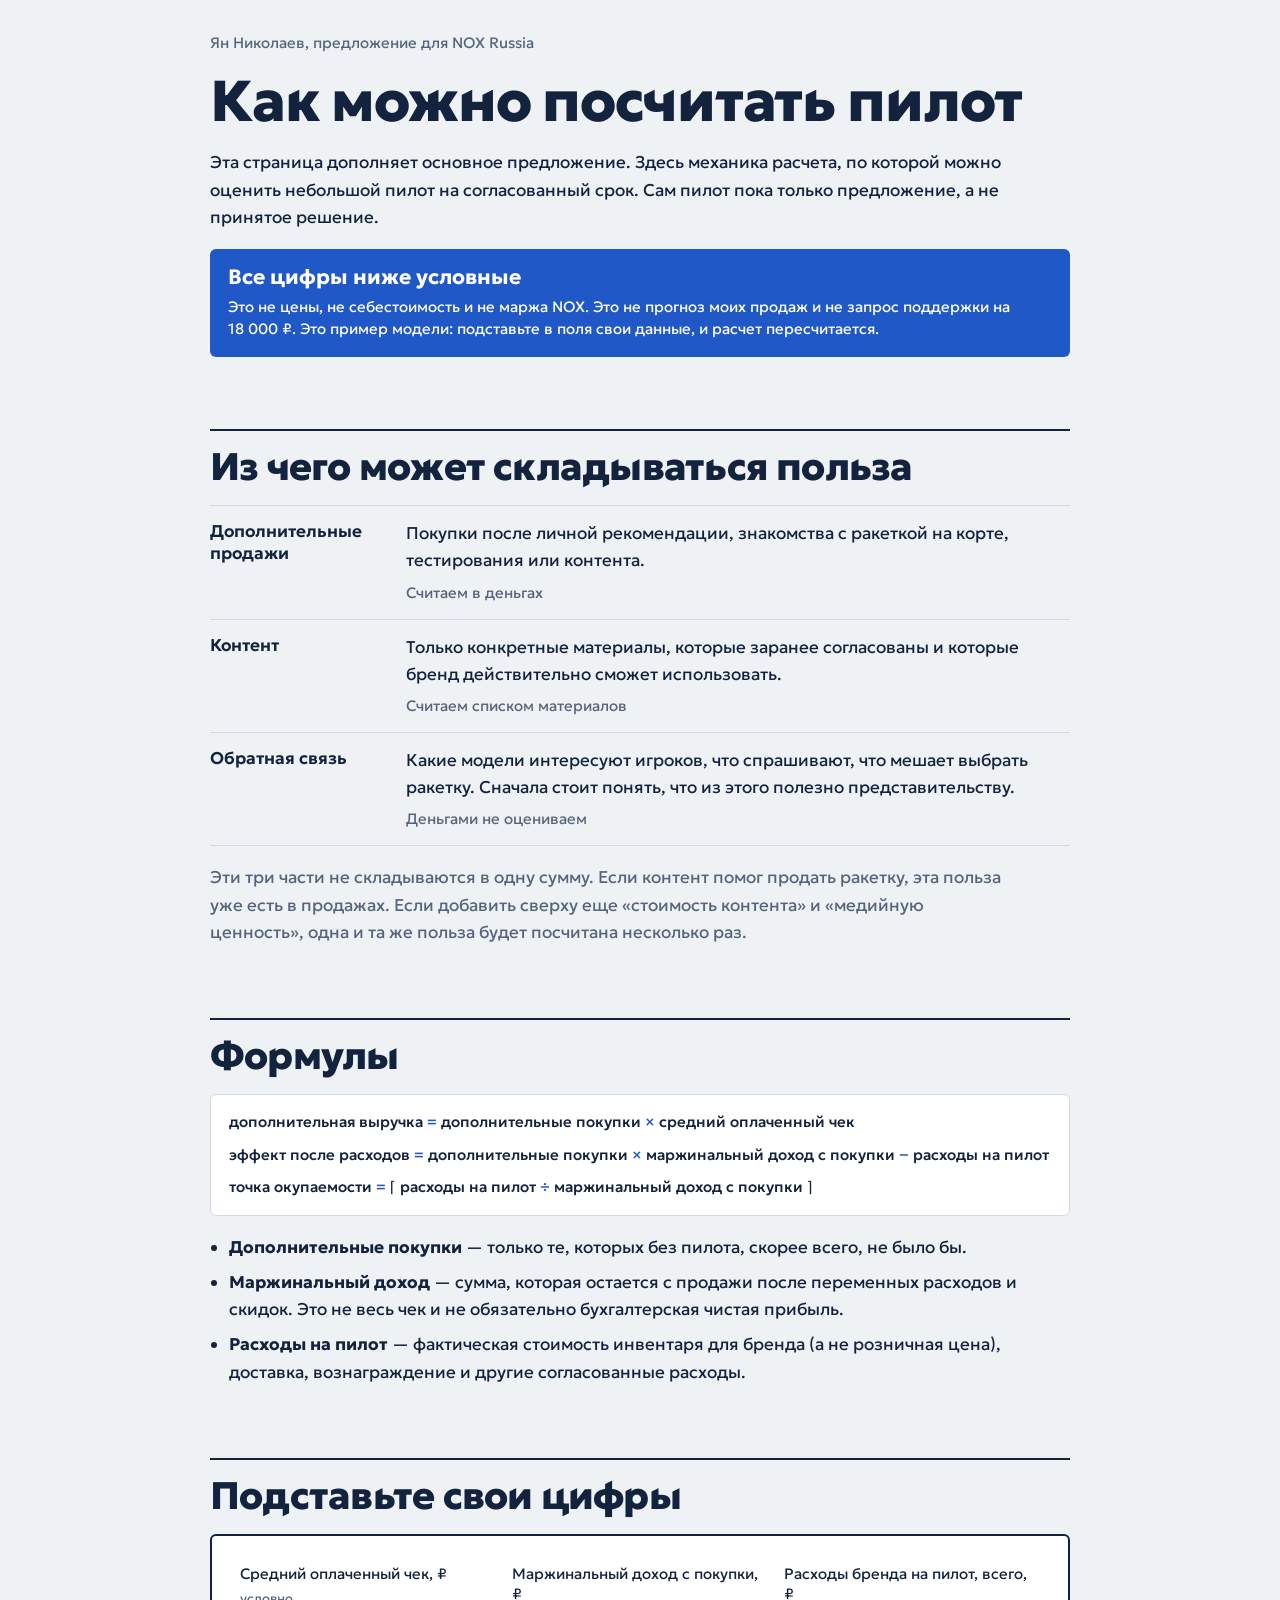
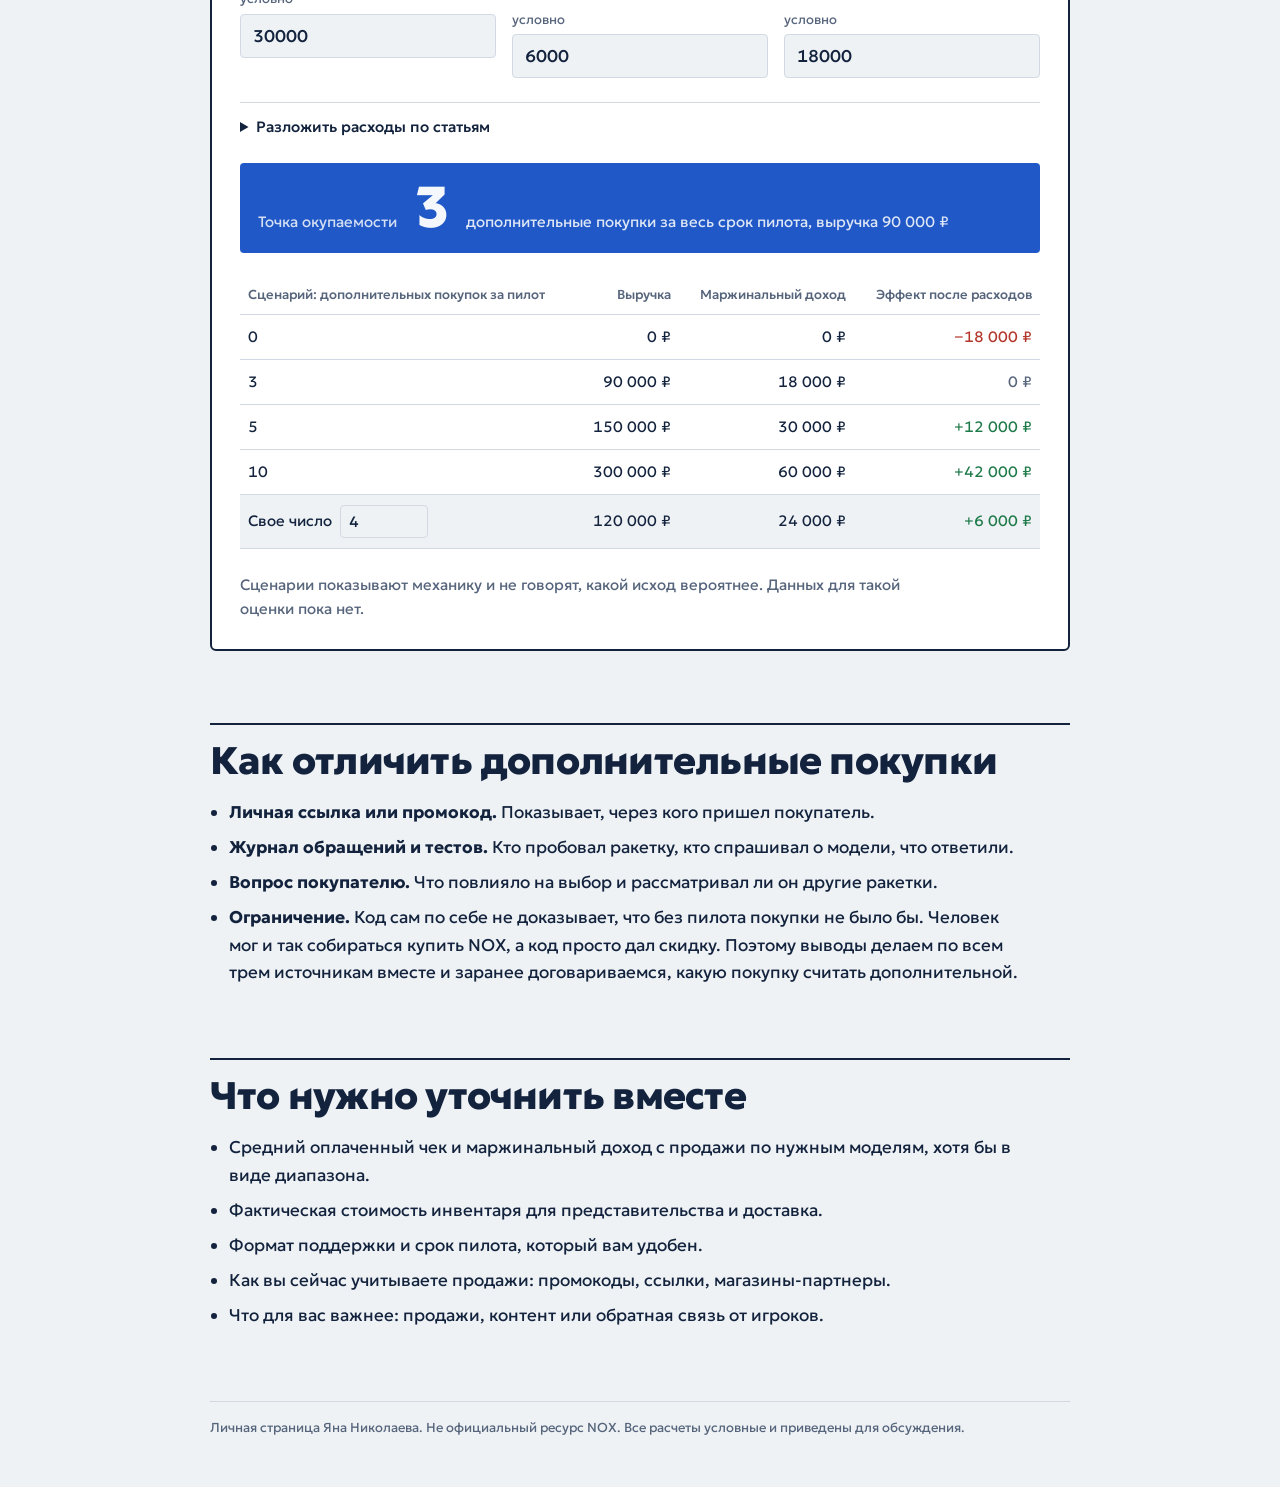
<file: pilot.html>
<!doctype html>
<html lang="ru">
<head>
<meta charset="utf-8">
<meta name="viewport" content="width=device-width, initial-scale=1, viewport-fit=cover">
<meta name="robots" content="noindex">
</head>
<body>
<title>Модель пилота амбассадора</title>
<link rel="preconnect" href="https://fonts.googleapis.com">
<link rel="preconnect" href="https://fonts.gstatic.com" crossorigin>
<link rel="stylesheet" href="https://fonts.googleapis.com/css2?family=Geologica:wght,SHRP@300..800,0..100&display=swap">
<style>
/* Layout: рабочий лист — одна колонка текста, калькулятор как табло результата */
:root {
  --bg: #eef2f5;
  --surface: #ffffff;
  --ink: #13233d;
  --muted: #56657c;
  --rule: #d3d9e2;
  --court: #2059c7;
  --court-ink: #f4f7fc;
  --ball: #2059c7;
  --ball-ink: #ffffff;
  --neg: #b4362a;
  --pos: #1f7a4a;

  --f-display: "Geologica", "Segoe UI", system-ui, sans-serif;
  --f-body: "Geologica", "Segoe UI", system-ui, -apple-system, sans-serif;
  --f-mono: "Geologica", "Segoe UI", system-ui, sans-serif;

  --s-xs: .8125rem; --s-sm: .9375rem; --s-md: 1.0625rem;
  --s-lg: clamp(1.2rem, 1.05rem + .7vw, 1.5rem);
  --s-xl: clamp(1.5rem, 1.15rem + 1.8vw, 2.3rem);
}
@media (prefers-color-scheme: dark) {
  :root:not([data-theme="light"]) {
    --bg: #08121f; --surface: #0e1b2e; --ink: #e9eef6; --muted: #8e9db3; --rule: #1f2e44;
    --court: #123f8f; --court-ink: #f4f7fc; --ball: #1b4fb3; --ball-ink: #ffffff;
    --neg: #ff8f80; --pos: #6fd49b;
    color-scheme: dark;
  }
}
:root[data-theme="dark"] {
  --bg: #08121f; --surface: #0e1b2e; --ink: #e9eef6; --muted: #8e9db3; --rule: #1f2e44;
  --court: #123f8f; --court-ink: #f4f7fc; --ball: #1b4fb3; --ball-ink: #ffffff;
  --neg: #ff8f80; --pos: #6fd49b;
  color-scheme: dark;
}
* { box-sizing: border-box; }
body {
  margin: 0; background: var(--bg); color: var(--ink);
  font: 400 var(--s-md)/1.6 var(--f-body);
  padding-inline: clamp(16px, 4vw, 40px); padding-block: clamp(16px, 3vw, 32px) 48px;
  -webkit-font-smoothing: antialiased;
}
.wrap { max-width: 860px; margin-inline: auto; display: grid; gap: clamp(44px, 6vw, 72px); }
h1, h2, h3 { font-family: var(--f-display); font-weight: 800; font-variation-settings: "SHRP" 100; letter-spacing: -.02em; line-height: 1.05; margin: 0; text-wrap: balance; }
h1 { font-size: clamp(2.2rem, 1.5rem + 3vw, 3.6rem); }
h2 { font-size: clamp(1.6rem, 1.25rem + 1.6vw, 2.4rem); }
h3 { font-family: var(--f-body); font-variation-settings: "SHRP" 0; letter-spacing: 0; line-height: 1.3; font-size: var(--s-md); font-weight: 600; }
p { margin: 0; max-width: 66ch; text-wrap: pretty; }
:focus-visible { outline: 3px solid var(--ball); outline-offset: 2px; }
.eyebrow { font: 400 var(--s-sm)/1.4 var(--f-body); color: var(--muted); }
section, header { display: grid; gap: 18px; }
.head { display: grid; gap: 8px; padding-top: 16px; border-top: 2px solid var(--ink); }
.muted { color: var(--muted); }

.warn {
  background: var(--ball); color: var(--ball-ink); border-radius: 6px;
  padding: 16px 18px; display: grid; gap: 6px; font-size: var(--s-sm); line-height: 1.5;
}
.warn b { font-family: var(--f-display); font-size: 1.3rem; line-height: 1.2; font-weight: 700; }

.parts { margin: 0; padding: 0; list-style: none; display: grid; }
.parts li { display: grid; grid-template-columns: 11rem minmax(0, 1fr); gap: 4px 20px; padding: 14px 0; border-bottom: 1px solid var(--rule); }
.parts li:first-child { border-top: 1px solid var(--rule); }
.parts .how { font-size: var(--s-sm); color: var(--muted); display: block; margin-top: 6px; }
@media (max-width: 560px) { .parts li { grid-template-columns: 1fr; } }

.formulas { display: grid; gap: 10px; background: var(--surface); border: 1px solid var(--rule); border-radius: 6px; padding: 16px 18px; }
.formulas code { font: 500 var(--s-sm)/1.5 var(--f-mono); display: block; overflow-x: auto; white-space: nowrap; }
.formulas code b { color: var(--court); font-weight: 600; }

/* ---------- Калькулятор ---------- */
.calc { display: grid; gap: 24px; background: var(--surface); border: 2px solid var(--ink); border-radius: 6px; padding: clamp(16px, 3vw, 28px); }
.inputs { display: grid; grid-template-columns: repeat(3, minmax(0, 1fr)); gap: 16px; }
@media (max-width: 640px) { .inputs { grid-template-columns: 1fr; } }
label { display: grid; gap: 6px; font-size: var(--s-sm); line-height: 1.35; align-content: start; }
label small { color: var(--muted); font-size: var(--s-xs); }
input[type="number"] {
  font: 500 var(--s-md)/1 var(--f-mono); font-variant-numeric: tabular-nums;
  width: 100%; padding: 10px 12px; border: 1px solid var(--rule); border-radius: 4px;
  background: var(--bg); color: var(--ink);
}
input[type="number"]:read-only { background: transparent; border-style: dashed; }
details { border-top: 1px solid var(--rule); padding-top: 12px; }
summary { cursor: pointer; font-weight: 500; font-size: var(--s-sm); }
details .inputs { margin-top: 14px; grid-template-columns: repeat(2, minmax(0, 1fr)); }
@media (max-width: 640px) { details .inputs { grid-template-columns: 1fr; } }

.be { display: flex; flex-wrap: wrap; align-items: baseline; gap: 6px 16px; padding: 16px 18px; background: var(--court); color: var(--court-ink); border-radius: 4px; }
.be span { font-size: var(--s-sm); opacity: .85; }
.be b { font: 800 clamp(2.4rem, 1.6rem + 3vw, 3.6rem)/1 var(--f-display); font-variation-settings: "SHRP" 100; color: var(--court-ink); font-variant-numeric: tabular-nums; }
.be em { font-style: normal; font-size: var(--s-sm); opacity: .9; }

.table-box { overflow-x: auto; }
table { width: 100%; border-collapse: collapse; font-variant-numeric: tabular-nums; min-width: 520px; }
th, td { text-align: right; padding: 10px 8px; border-bottom: 1px solid var(--rule); white-space: nowrap; }
th:first-child, td:first-child { text-align: left; }
th { font: 500 var(--s-xs)/1.3 var(--f-body); color: var(--muted); white-space: normal; vertical-align: bottom; }
td { font-family: var(--f-mono); font-size: var(--s-sm); }
td.neg { color: var(--neg); }
td.pos { color: var(--pos); }
td.zero { color: var(--muted); }
tr.custom td { background: var(--bg); }
tr.custom input { width: 5.5rem; padding: 6px 8px; font-size: var(--s-sm); }
.calc .muted { font-size: var(--s-sm); }

ul.plain { margin: 0; padding-left: 1.1em; display: grid; gap: 8px; }
ul.plain li { max-width: 66ch; }
footer { font-size: var(--s-xs); color: var(--muted); padding-top: 16px; border-top: 1px solid var(--rule); }
</style>

<div class="wrap">

  <header>
    <p class="eyebrow">Ян Николаев, предложение для NOX Russia</p>
    <h1>Как можно посчитать пилот</h1>
    <p>Эта страница дополняет основное предложение. Здесь механика расчета, по которой можно оценить небольшой пилот на согласованный срок. Сам пилот пока только предложение, а не принятое решение.</p>
    <div class="warn" role="note">
      <b>Все цифры ниже условные</b>
      Это не цены, не себестоимость и не маржа NOX. Это не прогноз моих продаж и не запрос поддержки на 18&nbsp;000&nbsp;₽. Это пример модели: подставьте в поля свои данные, и расчет пересчитается.
    </div>
  </header>

  <section aria-labelledby="parts">
    <div class="head">
      <h2 id="parts">Из чего может складываться польза</h2>
    </div>
    <ul class="parts">
      <li><h3>Дополнительные продажи</h3><div><p>Покупки после личной рекомендации, знакомства с ракеткой на корте, тестирования или контента.</p><span class="how">Считаем в деньгах</span></div></li>
      <li><h3>Контент</h3><div><p>Только конкретные материалы, которые заранее согласованы и которые бренд действительно сможет использовать.</p><span class="how">Считаем списком материалов</span></div></li>
      <li><h3>Обратная связь</h3><div><p>Какие модели интересуют игроков, что спрашивают, что мешает выбрать ракетку. Сначала стоит понять, что из этого полезно представительству.</p><span class="how">Деньгами не оцениваем</span></div></li>
    </ul>
    <p class="muted">Эти три части не складываются в одну сумму. Если контент помог продать ракетку, эта польза уже есть в продажах. Если добавить сверху еще «стоимость контента» и «медийную ценность», одна и та же польза будет посчитана несколько раз.</p>
  </section>

  <section aria-labelledby="model">
    <div class="head">
      <h2 id="model">Формулы</h2>
    </div>
    <div class="formulas">
      <code>дополнительная выручка <b>=</b> дополнительные покупки <b>×</b> средний оплаченный чек</code>
      <code>эффект после расходов <b>=</b> дополнительные покупки <b>×</b> маржинальный доход с покупки <b>−</b> расходы на пилот</code>
      <code>точка окупаемости <b>=</b> ⌈ расходы на пилот <b>÷</b> маржинальный доход с покупки ⌉</code>
    </div>
    <ul class="plain">
      <li><b>Дополнительные покупки</b> — только те, которых без пилота, скорее всего, не было бы.</li>
      <li><b>Маржинальный доход</b> — сумма, которая остается с продажи после переменных расходов и скидок. Это не весь чек и не обязательно бухгалтерская чистая прибыль.</li>
      <li><b>Расходы на пилот</b> — фактическая стоимость инвентаря для бренда (а не розничная цена), доставка, вознаграждение и другие согласованные расходы.</li>
    </ul>
  </section>

  <section aria-labelledby="calc">
    <div class="head">
      <h2 id="calc">Подставьте свои цифры</h2>
    </div>

    <form class="calc" id="calc-form" novalidate>
      <div class="inputs">
        <label for="check">Средний оплаченный чек, ₽<small>условно</small>
          <input type="number" id="check" min="0" step="500" value="30000" inputmode="numeric">
        </label>
        <label for="margin">Маржинальный доход с покупки, ₽<small>условно</small>
          <input type="number" id="margin" min="0" step="500" value="6000" inputmode="numeric">
        </label>
        <label for="cost">Расходы бренда на пилот, всего, ₽<small id="cost-hint">условно</small>
          <input type="number" id="cost" min="0" step="500" value="18000" inputmode="numeric">
        </label>
      </div>

      <details id="breakdown">
        <summary>Разложить расходы по статьям</summary>
        <div class="inputs">
          <label for="c-gear">Инвентарь, фактическая стоимость для бренда<input type="number" id="c-gear" min="0" step="500" placeholder="0" inputmode="numeric"></label>
          <label for="c-ship">Доставка<input type="number" id="c-ship" min="0" step="100" placeholder="0" inputmode="numeric"></label>
          <label for="c-fee">Вознаграждение, если договоримся<input type="number" id="c-fee" min="0" step="500" placeholder="0" inputmode="numeric"></label>
          <label for="c-other">Другие согласованные расходы<input type="number" id="c-other" min="0" step="500" placeholder="0" inputmode="numeric"></label>
        </div>
      </details>

      <div class="be" aria-live="polite">
        <span>Точка окупаемости</span>
        <b id="be-n">3</b>
        <em id="be-text">дополнительные покупки за весь срок пилота</em>
      </div>

      <div class="table-box">
        <table>
          <thead>
            <tr><th>Сценарий: дополнительных покупок за пилот</th><th>Выручка</th><th>Маржинальный доход</th><th>Эффект после расходов</th></tr>
          </thead>
          <tbody id="rows"></tbody>
        </table>
      </div>
      <p class="muted">Сценарии показывают механику и не говорят, какой исход вероятнее. Данных для такой оценки пока нет.</p>
    </form>
  </section>

  <section aria-labelledby="measure">
    <div class="head">
      <h2 id="measure">Как отличить дополнительные покупки</h2>
    </div>
    <ul class="plain">
      <li><b>Личная ссылка или промокод.</b> Показывает, через кого пришел покупатель.</li>
      <li><b>Журнал обращений и тестов.</b> Кто пробовал ракетку, кто спрашивал о модели, что ответили.</li>
      <li><b>Вопрос покупателю.</b> Что повлияло на выбор и рассматривал ли он другие ракетки.</li>
      <li><b>Ограничение.</b> Код сам по себе не доказывает, что без пилота покупки не было бы. Человек мог и так собираться купить NOX, а код просто дал скидку. Поэтому выводы делаем по всем трем источникам вместе и заранее договариваемся, какую покупку считать дополнительной.</li>
    </ul>
  </section>

  <section aria-labelledby="need">
    <div class="head">
      <h2 id="need">Что нужно уточнить вместе</h2>
    </div>
    <ul class="plain">
      <li>Средний оплаченный чек и маржинальный доход с продажи по нужным моделям, хотя бы в виде диапазона.</li>
      <li>Фактическая стоимость инвентаря для представительства и доставка.</li>
      <li>Формат поддержки и срок пилота, который вам удобен.</li>
      <li>Как вы сейчас учитываете продажи: промокоды, ссылки, магазины-партнеры.</li>
      <li>Что для вас важнее: продажи, контент или обратная связь от игроков.</li>
    </ul>
  </section>

  <footer>Личная страница Яна Николаева. Не официальный ресурс NOX. Все расчеты условные и приведены для обсуждения.</footer>
</div>

<script>
(function () {
  var $ = function (id) { return document.getElementById(id); };
  var fmt = new Intl.NumberFormat('ru-RU', { maximumFractionDigits: 0 });
  var MINUS = '−';
  var SCENARIOS = [0, 3, 5, 10];
  var parts = ['c-gear', 'c-ship', 'c-fee', 'c-other'];

  function num(id) { var v = parseFloat($(id).value); return isFinite(v) && v > 0 ? v : 0; }
  function rub(v) { return (v < 0 ? MINUS : '') + fmt.format(Math.abs(v)) + ' ₽'; }
  function signed(v) { return v > 0 ? '+' + rub(v) : rub(v); }
  function plural(n, one, few, many) {
    var m10 = n % 10, m100 = n % 100;
    if (m10 === 1 && m100 !== 11) return one;
    if (m10 >= 2 && m10 <= 4 && (m100 < 12 || m100 > 14)) return few;
    return many;
  }

  var customN = 4;

  function row(n, isCustom, check, margin, cost) {
    var effect = n * margin - cost;
    var cls = effect < 0 ? 'neg' : effect > 0 ? 'pos' : 'zero';
    var first = isCustom
      ? '<label for="custom-n" style="display:flex;gap:8px;align-items:center;font-size:inherit">Свое число <input type="number" id="custom-n" min="0" step="1" value="' + n + '" inputmode="numeric"></label>'
      : String(n);
    return '<tr' + (isCustom ? ' class="custom"' : '') + '><td>' + first + '</td><td>' + rub(n * check) + '</td><td>' + rub(n * margin) +
      '</td><td class="' + cls + '">' + (effect === 0 ? '0 ₽' : signed(effect)) + '</td></tr>';
  }

  function sumParts() { return parts.reduce(function (s, id) { return s + num(id); }, 0); }

  function render() {
    var partsTotal = sumParts();
    var costEl = $('cost');
    if (partsTotal > 0) {
      costEl.value = partsTotal;
      costEl.readOnly = true;
      $('cost-hint').textContent = 'считается из статей ниже';
    } else {
      costEl.readOnly = false;
      $('cost-hint').textContent = 'условно';
    }

    var check = num('check'), margin = num('margin'), cost = num('cost');

    if (margin > 0) {
      var be = Math.ceil(cost / margin);
      $('be-n').textContent = fmt.format(be);
      $('be-text').textContent = (be === 0
        ? 'покупок: расходов нет, пилот в плюсе с первой продажи'
        : plural(be, 'дополнительная покупка', 'дополнительные покупки', 'дополнительных покупок') + ' за весь срок пилота') +
        (be > 0 ? ', выручка ' + rub(be * check) : '');
    } else {
      $('be-n').textContent = '—';
      $('be-text').textContent = 'укажите маржинальный доход с покупки больше нуля';
    }

    var html = SCENARIOS.map(function (n) { return row(n, false, check, margin, cost); }).join('');
    html += row(customN, true, check, margin, cost);
    var tbody = $('rows');
    var focused = document.activeElement && document.activeElement.id === 'custom-n';
    tbody.innerHTML = html;
    if (focused) { var el = $('custom-n'); el.focus(); try { el.setSelectionRange(el.value.length, el.value.length); } catch (e) {} }
  }

  $('calc-form').addEventListener('submit', function (e) { e.preventDefault(); });
  $('calc-form').addEventListener('input', function (e) {
    if (e.target.id === 'custom-n') {
      var v = parseInt(e.target.value, 10);
      customN = isFinite(v) && v >= 0 ? v : 0;
    }
    render();
  });
  render();
})();
</script>

</body>
</html>
</file>
<file: style.css>
/* Layout: страница собрана из полос разного цвета, как стенки корта: светлое стекло, синий корт, глубокий синий, белые панели. Каждый раздел — своя полоса, все выровнено по левому краю. */
:root {
  --glass: #eef2f5;
  --panel: #ffffff;
  --ink: #13233d;
  --mist: #5f6e84;
  --line: #d3dbe4;
  --court: #2059c7;
  --court-shade: #16418f;
  --on-court: #ffffff;
  --on-court-soft: rgba(255, 255, 255, .7);
  --on-court-faint: rgba(255, 255, 255, .38);
  --on-court-line: rgba(255, 255, 255, .22);
  --tint: #e3ebf8;

  --font: "Geologica", "Segoe UI", system-ui, -apple-system, sans-serif;

  /* шкала: 13 · 17 · 21 · 28 · 36 · 48 · 64 */
  --t-small: .8125rem;
  --t-body: 1.0625rem;
  --t-lead: clamp(1.1875rem, 1.05rem + .6vw, 1.3125rem);
  --t-h3: clamp(1.25rem, 1.12rem + .6vw, 1.5rem);
  --t-h2: clamp(1.75rem, 1.3rem + 2vw, 3rem);
  --t-place: clamp(1.75rem, 1.3rem + 1.9vw, 3rem);
  --t-name: clamp(3.2rem, 1.4rem + 6.6vw, 6rem);
  --t-goal: clamp(4rem, 2rem + 9vw, 9.5rem);
}
@media (prefers-color-scheme: dark) {
  :root:not([data-theme="light"]) {
    --glass: #0d1829; --panel: #122036; --ink: #e8eef6; --mist: #97a6bb; --line: #24344d;
    --court: #1b4fb3; --court-shade: #0f2f6c;
    --on-court: #ffffff; --on-court-soft: rgba(255, 255, 255, .72); --on-court-faint: rgba(255, 255, 255, .4); --on-court-line: rgba(255, 255, 255, .2);
    --tint: #1a2d4d;
    color-scheme: dark;
  }
}
:root[data-theme="dark"] {
  --glass: #0d1829; --panel: #122036; --ink: #e8eef6; --mist: #97a6bb; --line: #24344d;
  --court: #1b4fb3; --court-shade: #0f2f6c;
  --on-court: #ffffff; --on-court-soft: rgba(255, 255, 255, .72); --on-court-faint: rgba(255, 255, 255, .4); --on-court-line: rgba(255, 255, 255, .2);
  --tint: #1a2d4d;
  color-scheme: dark;
}

* { box-sizing: border-box; }
body {
  margin: 0; background: var(--glass); color: var(--ink);
  font-family: var(--font); font-size: var(--t-body); line-height: 1.6; font-weight: 350;
  font-variation-settings: "SHRP" 0;
  -webkit-font-smoothing: antialiased;
}
.in { max-width: 1120px; margin-inline: auto; padding-inline: clamp(16px, 4vw, 48px); }
.in > * { min-width: 0; }
section { padding-block: clamp(64px, 9vw, 112px); }
h1, h2, h3 { margin: 0; text-wrap: balance; font-weight: 800; font-variation-settings: "SHRP" 100; letter-spacing: -.02em; line-height: 1.05; }
h2 { font-size: var(--t-h2); }
h3 { font-size: var(--t-h3); font-weight: 650; letter-spacing: -.01em; line-height: 1.2; }
p { margin: 0; max-width: 62ch; text-wrap: pretty; }
b, strong { font-weight: 600; }
a { color: inherit; }
:focus-visible { outline: 3px solid var(--court); outline-offset: 3px; }
.court :focus-visible, .deep :focus-visible { outline-color: var(--on-court); }
.lead { font-size: var(--t-lead); line-height: 1.5; }
.soft { color: var(--mist); }
.photo { margin: 0; overflow: hidden; border-radius: 6px; background: var(--court-shade); max-width: 100%; }
.photo img { display: block; width: 100%; height: 100%; object-fit: cover; }
.block { display: grid; gap: clamp(28px, 4vw, 48px); }
.block > header { display: grid; gap: 14px; }
.block > header p { color: var(--mist); }
.court { background: var(--court); color: var(--on-court); }
.deep { background: var(--court-shade); color: var(--on-court); }
.panel-band { background: var(--panel); }
.ico { width: 28px; height: 28px; flex: none; fill: none; stroke: currentColor; stroke-width: 1.8; stroke-linecap: round; stroke-linejoin: round; }

/* ---------- Первый экран ---------- */
.hero { padding-block: clamp(20px, 3vw, 36px) clamp(40px, 6vw, 80px); }
.hero .in { display: grid; grid-template-columns: minmax(0, 1.1fr) minmax(0, .9fr); gap: clamp(24px, 4vw, 64px); }
.hero .text { display: grid; align-content: space-between; gap: 40px; }
.hero .topbar { grid-column: 1 / -1; display: flex; justify-content: space-between; align-items: center; gap: 16px; }
.hero .to { font-size: var(--t-small); color: var(--mist); }
.lang { display: inline-flex; padding: 3px; gap: 2px; border: 1px solid var(--line); border-radius: 999px; background: var(--panel); }
.lang a { text-decoration: none; font-size: var(--t-small); font-weight: 600; letter-spacing: .02em; padding: 8px 14px; border-radius: 999px; color: var(--mist); line-height: 1; }
.lang a:hover:not([aria-current]) { color: var(--ink); }
.lang a[aria-current="page"] { background: var(--court); color: var(--on-court); }
.hero h1 { font-size: var(--t-name); line-height: .92; letter-spacing: -.035em; margin-top: clamp(8px, 3vw, 40px); }
.hero h1 span { display: block; }
.hero .summary { display: grid; gap: 14px; max-width: 34ch; }
.hero .summary p:first-child { font-size: var(--t-h3); font-weight: 600; line-height: 1.3; letter-spacing: -.01em; }
.hero .photo { aspect-ratio: 4 / 5; }
.hero .photo img { object-position: 52% 30%; }
@media (max-width: 760px) {
  .hero .in { grid-template-columns: minmax(0, 1fr); }
  .hero .photo { aspect-ratio: 1 / 1.1; }
}
.opener { padding-block: 0 clamp(56px, 8vw, 96px); }
.opener p { max-width: 44ch; }
.opener q { quotes: "«" "»"; }
.opener q:lang(en) { quotes: "\201C" "\201D"; }

/* ---------- Результаты ---------- */
.results .in { display: grid; grid-template-columns: minmax(0, .75fr) minmax(0, 1.25fr); gap: clamp(32px, 5vw, 80px); align-items: start; }
.results .head { display: grid; gap: 16px; position: sticky; top: calc(env(safe-area-inset-top, 0px) + 32px); }
.results .head p { color: var(--on-court-soft); }
.results .head p strong { color: var(--on-court); }
.results .match { aspect-ratio: 3 / 2; margin-top: 12px; background: var(--court-shade); }
.results .match img { object-position: 40% 40%; }
.board { list-style: none; margin: 0; padding: 0; }
.board li {
  display: grid; grid-template-columns: calc(var(--t-place) * 3.1) minmax(0, 1fr);
  gap: 12px 16px; align-items: center; padding-block: 14px;
  border-top: 1px solid var(--on-court-line);
}
.board li:last-child { border-bottom: 1px solid var(--on-court-line); }
.board .place {
  font-size: var(--t-place); font-weight: 800; font-variation-settings: "SHRP" 100;
  line-height: 1; letter-spacing: -.03em; font-variant-numeric: tabular-nums; white-space: nowrap;
  color: var(--on-court-faint);
}
.board .podium .place { color: var(--on-court); }
.board .name { font-weight: 500; line-height: 1.35; overflow-wrap: anywhere; }
.board .podium .name { font-weight: 600; }
.board .when { display: block; color: var(--on-court-soft); font-size: var(--t-small); font-weight: 350; margin-top: 2px; }
.source { margin-top: 16px; font-size: var(--t-small); color: var(--on-court-soft); }
@media (max-width: 760px) {
  .results .in { grid-template-columns: minmax(0, 1fr); }
  .results .head { position: static; }
}

/* ---------- Цель: глубокая синяя полоса ---------- */
.goal .in { display: grid; grid-template-columns: minmax(0, .8fr) minmax(0, 1.2fr); gap: clamp(28px, 5vw, 72px); align-items: center; }
.goal .photo { aspect-ratio: 4 / 5; background: var(--court); }
.goal .photo img { object-position: 50% 30%; }
.goal .text { display: grid; gap: 20px; }
.goal h2 { font-size: var(--t-goal); line-height: .9; letter-spacing: -.04em; }
.goal h2 small { display: block; font-size: var(--t-h3); font-weight: 600; letter-spacing: -.01em; line-height: 1.3; margin-top: 14px; color: var(--on-court-soft); }
.goal p { color: var(--on-court-soft); max-width: 44ch; }
.goal p.lead { color: var(--on-court); }
@media (max-width: 760px) {
  .goal .in { grid-template-columns: minmax(0, 1fr); }
  .goal .photo { aspect-ratio: 1 / 1.05; order: 2; }
}

/* ---------- Теннис и факты ---------- */
.past .in { display: grid; grid-template-columns: minmax(0, .7fr) minmax(0, 1.3fr); gap: clamp(28px, 5vw, 72px); align-items: start; }
.past .photo { aspect-ratio: 2 / 3; background: var(--tint); }
.past .photo img { object-position: 50% 20%; }
.past figcaption { font-size: var(--t-small); color: var(--mist); padding-top: 10px; }
.past .col { display: grid; gap: clamp(32px, 4vw, 48px); }
.past .story { display: grid; gap: 16px; }
dl.facts { margin: 0; display: grid; grid-template-columns: repeat(2, minmax(0, 1fr)); gap: 12px; }
dl.facts > div { background: var(--panel); border-radius: 6px; padding: 16px 18px; display: grid; gap: 4px; align-content: start; }
dl.facts dt { color: var(--mist); font-size: var(--t-small); }
dl.facts dd { margin: 0; font-weight: 500; line-height: 1.45; }
dl.facts dd small { display: block; color: var(--mist); font-size: var(--t-small); font-weight: 350; line-height: 1.5; margin-top: 6px; }
dl.facts .wide { grid-column: 1 / -1; }
@media (max-width: 760px) {
  .past .in { grid-template-columns: minmax(0, 1fr); }
  .past figure { max-width: 300px; }
}
@media (max-width: 480px) { dl.facts { grid-template-columns: minmax(0, 1fr); } }

/* ---------- Форматы: плитки на белой полосе ---------- */
.tiles { list-style: none; margin: 0; padding: 0; display: grid; grid-template-columns: repeat(6, minmax(0, 1fr)); gap: 14px; }
.tiles li { grid-column: span 2; background: var(--glass); border-radius: 6px; padding: clamp(20px, 2.5vw, 28px); display: grid; gap: 10px; align-content: start; }
.tiles .ico { color: var(--court); margin-bottom: 6px; }
.tiles p { color: var(--mist); }
@media (max-width: 860px) {
  .tiles { grid-template-columns: repeat(2, minmax(0, 1fr)); }
  .tiles li { grid-column: span 1; }
}
@media (max-width: 560px) { .tiles { grid-template-columns: minmax(0, 1fr); } }

/* ---------- Границы ---------- */
.limits { display: grid; grid-template-columns: minmax(0, 1.2fr) minmax(0, .8fr); gap: clamp(24px, 4vw, 56px); align-items: center; }
.limits ul { list-style: none; margin: 0; padding: 0; display: grid; gap: 16px; }
.limits li { display: grid; grid-template-columns: 28px minmax(0, 1fr); gap: 14px; align-items: start; }
.limits .ico { color: var(--mist); width: 24px; height: 24px; margin-top: 2px; }
.limits blockquote {
  margin: 0; padding: clamp(22px, 3vw, 32px); border-radius: 6px; background: var(--court); color: var(--on-court);
  font-size: var(--t-h3); font-weight: 650; line-height: 1.3; letter-spacing: -.01em;
}
.limits blockquote span { display: block; margin-top: 12px; font-size: var(--t-body); font-weight: 350; letter-spacing: 0; color: var(--on-court-soft); }
@media (max-width: 760px) { .limits { grid-template-columns: minmax(0, 1fr); } }

/* ---------- Пилот ---------- */
.steps { list-style: none; margin: 0; padding: 0; counter-reset: s; display: grid; grid-template-columns: repeat(4, minmax(0, 1fr)); gap: 24px; position: relative; }
.steps::before { content: ""; position: absolute; left: 22px; right: calc((100% - 72px) / 4 - 22px); top: 21px; height: 2px; background: var(--line); }
.steps li { counter-increment: s; display: grid; gap: 6px; align-content: start; position: relative; }
.steps li::before {
  content: counter(s); width: 44px; height: 44px; border-radius: 50%; display: grid; place-items: center;
  background: var(--court); color: var(--on-court); font-weight: 800; font-variation-settings: "SHRP" 100; font-size: 1.125rem;
  margin-bottom: 10px; box-shadow: 0 0 0 6px var(--panel);
}
.steps b { font-size: var(--t-body); }
.steps span { color: var(--mist); font-size: .9375rem; line-height: 1.5; }
@media (max-width: 860px) {
  .steps { grid-template-columns: repeat(2, minmax(0, 1fr)); }
  .steps::before { display: none; }
}
@media (max-width: 460px) { .steps { grid-template-columns: minmax(0, 1fr); } }
.pilot-foot { display: grid; grid-template-columns: minmax(0, 1fr) minmax(0, 1fr); gap: clamp(24px, 4vw, 56px); align-items: start; }
.pilot-foot > p { color: var(--mist); }
.formula { background: var(--tint); border-radius: 6px; padding: clamp(20px, 3vw, 28px); display: grid; gap: 12px; }
.formula .eq { font-size: var(--t-h3); font-weight: 650; line-height: 1.3; letter-spacing: -.01em; }
.formula p:not(.eq) { color: var(--mist); font-size: .9375rem; }
@media (max-width: 760px) { .pilot-foot { grid-template-columns: minmax(0, 1fr); } }

/* ---------- Контакты ---------- */
.contact .in { display: grid; gap: clamp(32px, 5vw, 56px); }
.links { display: grid; grid-template-columns: repeat(2, minmax(0, 1fr)); gap: 24px clamp(24px, 5vw, 72px); }
.links a { display: grid; gap: 4px; text-decoration: none; padding-top: 16px; border-top: 2px solid var(--on-court); }
.links a span { color: var(--on-court-soft); }
.links a b { font-size: clamp(2rem, 1.3rem + 3vw, 3.75rem); font-weight: 800; font-variation-settings: "SHRP" 100; letter-spacing: -.03em; line-height: 1.05; overflow-wrap: anywhere; }
.links a:hover b { text-decoration: underline; text-decoration-thickness: 3px; text-underline-offset: 6px; }
@media (max-width: 640px) { .links { grid-template-columns: minmax(0, 1fr); } }
footer { font-size: var(--t-small); color: var(--on-court-soft); display: flex; flex-wrap: wrap; justify-content: space-between; gap: 8px 24px; }
</file>
